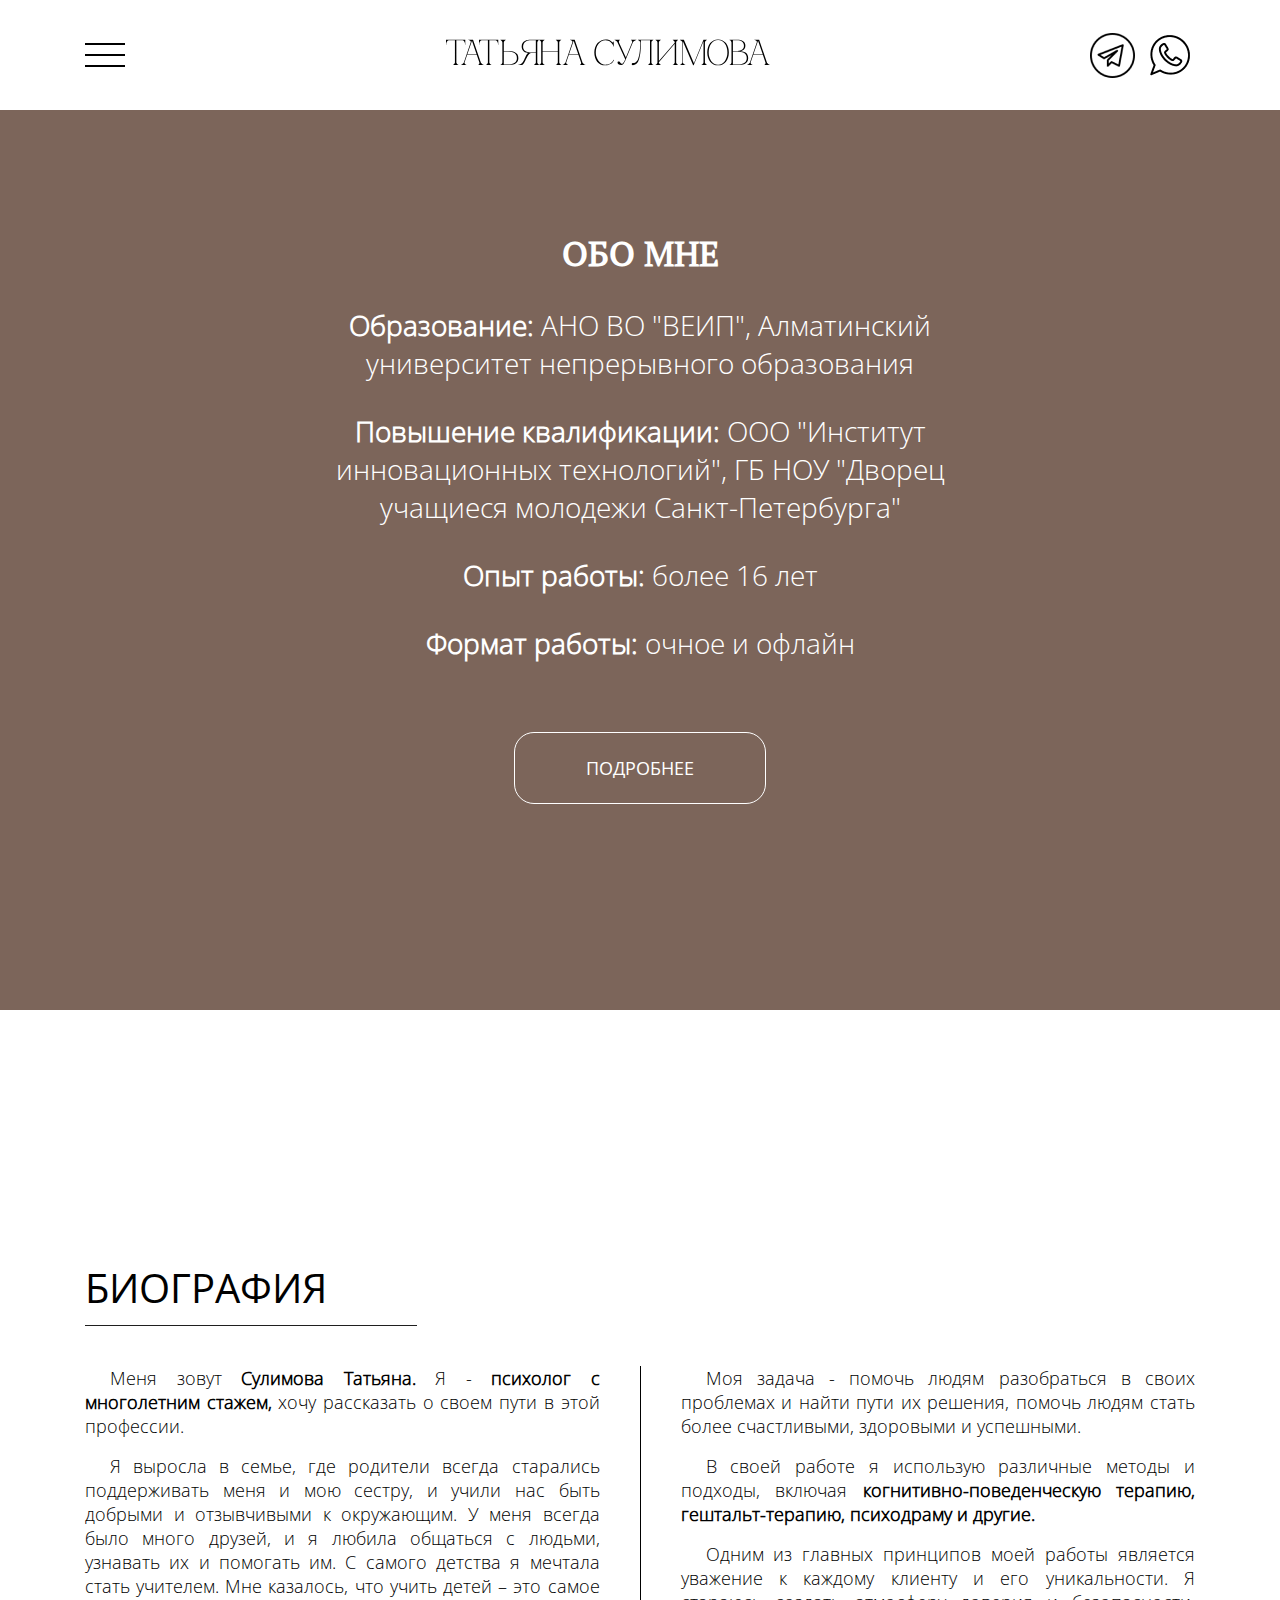
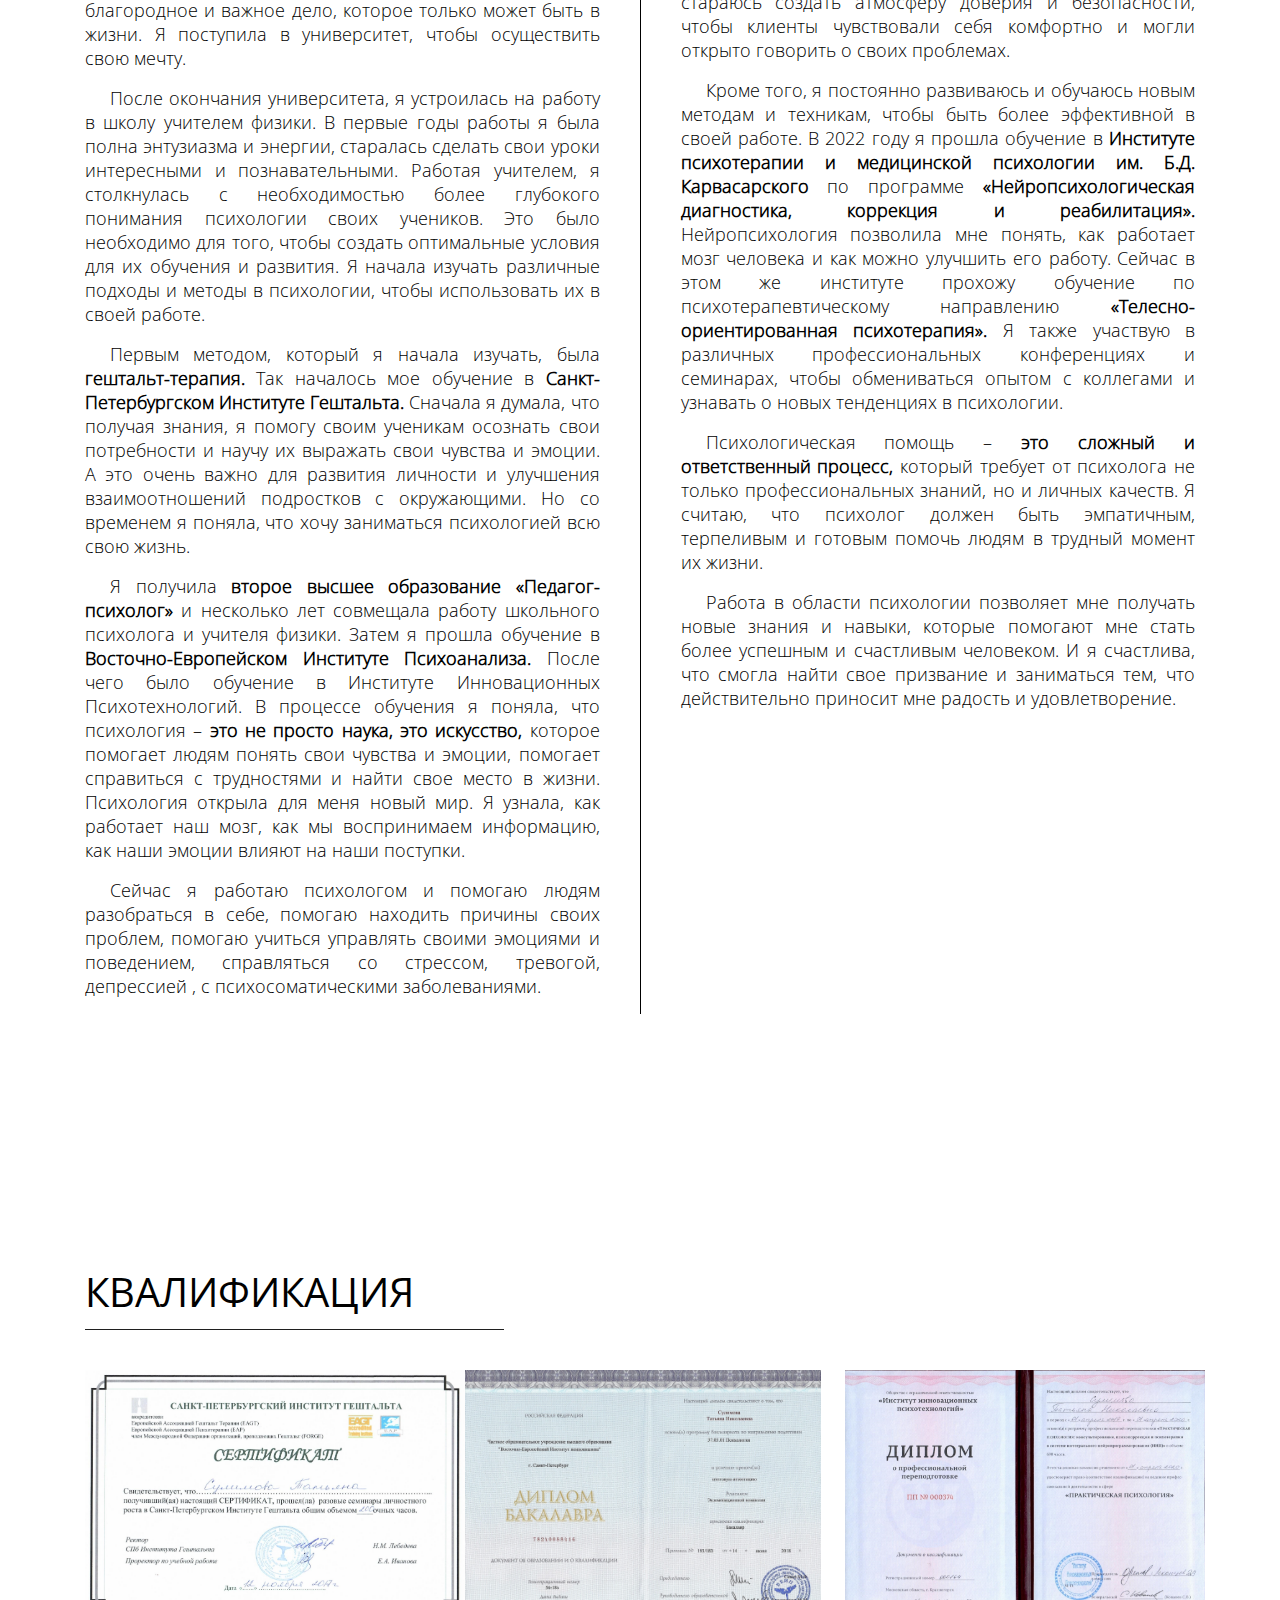
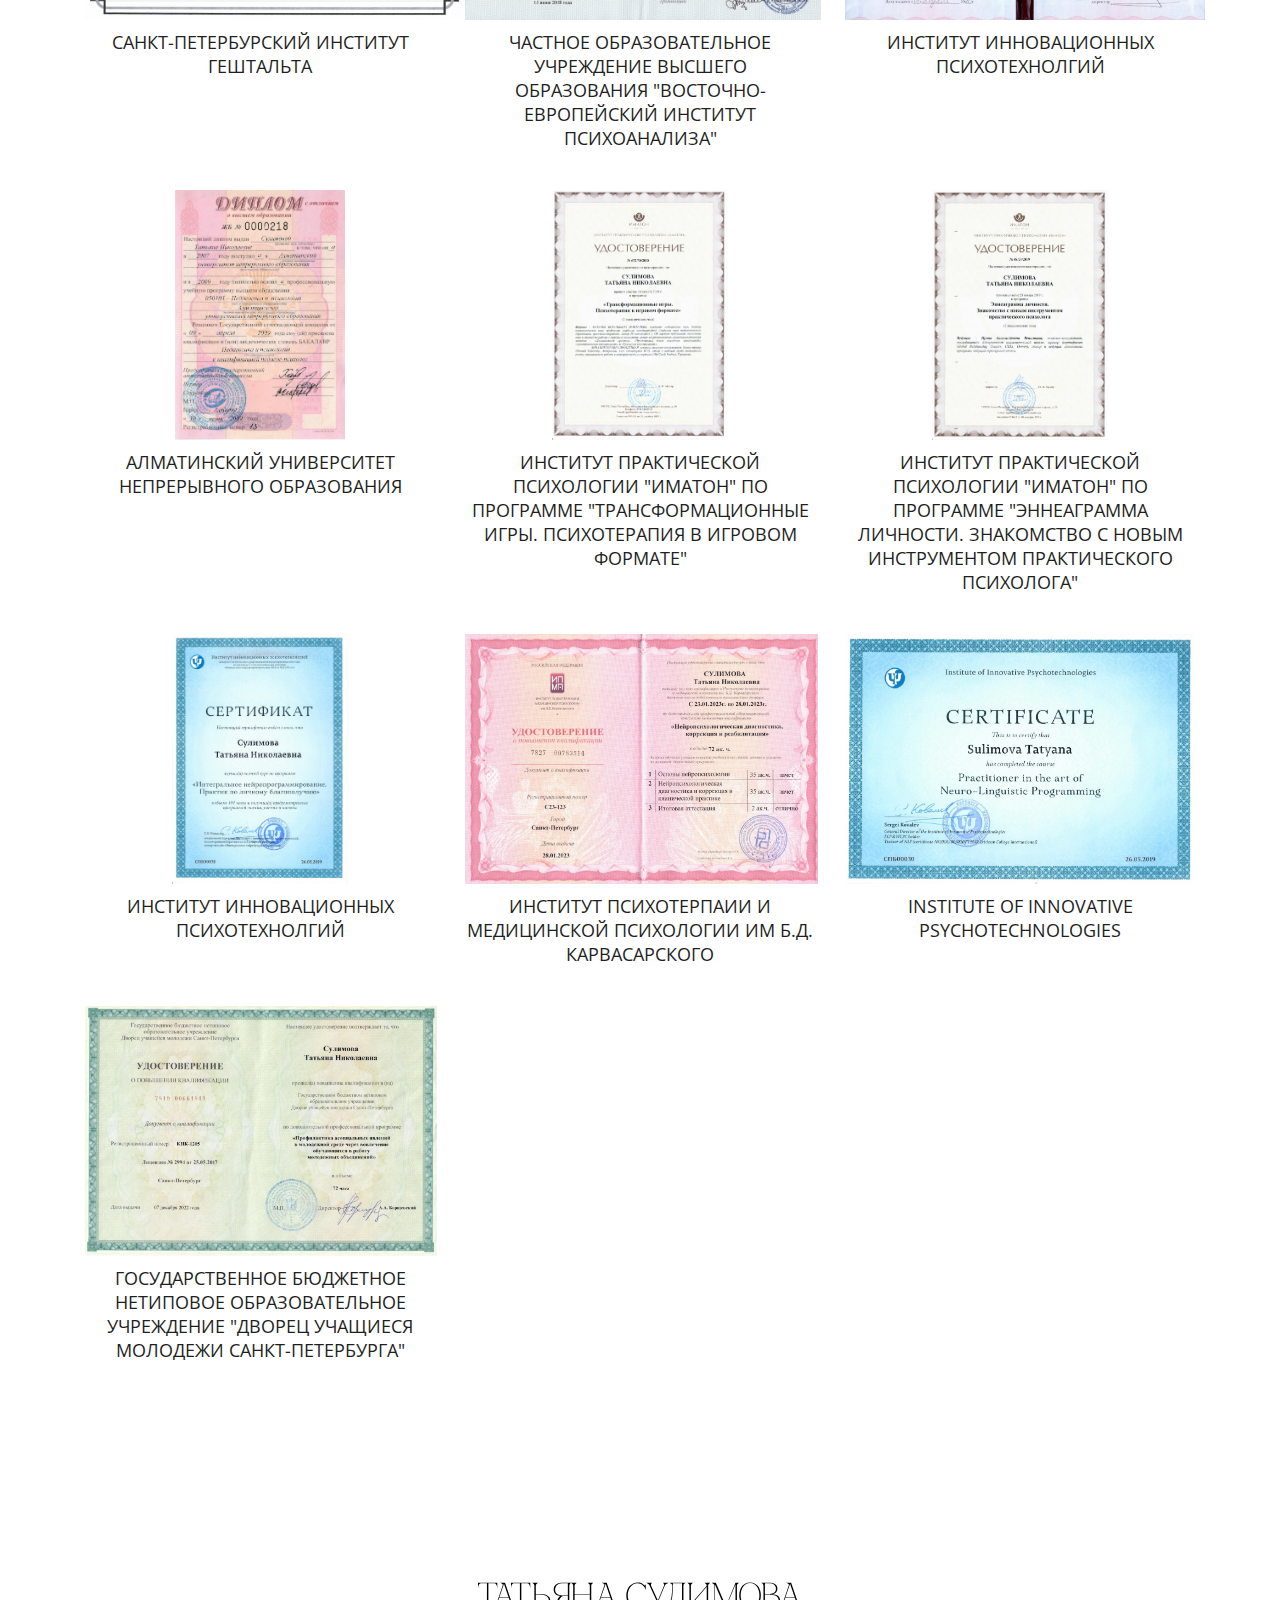
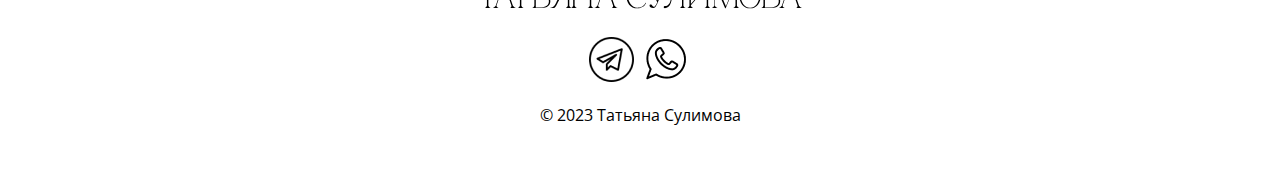
<file: pages/about.html>
<!DOCTYPE html>
<html lang="ru">
  <head>
    <meta charset="UTF-8" />
    <meta name="viewport" content="width=device-width, initial-scale=1.0" />
    <link rel="icon" href="../img/ico.png" type="image/x-icon" />
    <link rel="stylesheet" href="../css/fonts.css" />
    <link rel="stylesheet" href="../css/about.css" />
    <title>Обо мне</title>
  </head>
  <body>
    <header class="header">
      <div class="container">
        <div class="header-navigation">
          <div class="burger-menu">
            <span></span>
            <span></span>
            <span></span>
          </div>
          <nav class="burger-menu-nav">
            <a href="../index.html" class="logo logo-hidden">
              <img src="../img/logo.svg" alt="Татьяна Сулимова" />
            </a>
            <div class="main-burger-menu">
              <a href="../index.html">Главная</a>
              <a href="../pages/about.html">Обо мне</a>
              <a href="../pages/directionsMethods.html">Методы работы</a>
              <a href="../pages/blog.html">Мой блог</a>
              <a href="../pages/contact.html">Контакты</a>
            </div>
            <div class="social-networks networks-hidden">
              <a href="https://t.me/clear_psychology" class="social-tg"></a>
              <a href="https://wa.me/89819941681" class="soocial-watsapp"></a>
            </div>
          </nav>
          <a href="../index.html" class="logo">
            <img src="../img/logo.svg" alt="Татьяна Сулимова" />
          </a>
          <div class="social-networks">
            <a href="https://t.me/clear_psychology" class="social-tg"></a>
            <a href="https://wa.me/89819941681" class="soocial-watsapp"></a>
          </div>
        </div>
      </div>
    </header>

    <section class="main-screen">
      <div class="main-screen-left">
        <div class="container">
          <h1 class="about-title">ОБО МНЕ</h1>
          <div class="about-education">
            <span>Образование:</span> АНО ВО "ВЕИП", Алматинский университет
            непрерывного образования
          </div>
          <div class="about-qualification">
            <span>Повышение квалификации:</span> ООО "Институт инновационных
            технологий", ГБ НОУ "Дворец учащиеся молодежи Санкт-Петербурга"
          </div>
          <div class="about-work"><span>Опыт работы:</span> более 16 лет</div>
          <div class="about-format">
            <span>Формат работы:</span> очное и офлайн
          </div>
          <div class="main-sign">
            <div class="main-line-left">
              <img src="../img/Left-white.png" alt="left" />
            </div>
            <a href="#biography" class="main-screen-button">ПОДРОБНЕЕ</a>
            <div class="main-line-right">
              <img src="../img/Right-white.png" alt="right" />
            </div>
          </div>
        </div>
      </div>
      <div class="main-screen-right">
        <div class="main-screen-img">
          <img src="../img/about-main-screen.png" alt="photo-main-screen" />
        </div>
      </div>
    </section>

    <section class="biography" id="scrollDown">
      <div class="container">
        <div class="biography-title">БИОГРАФИЯ</div>
        <div class="biography-discription">
          <div class="biography-col-one">
            <p>
              Меня зовут <b>Сулимова Татьяна.</b> Я -
              <b>психолог с многолетним стажем,</b>
              хочу рассказать о своем пути в этой профессии.
            </p>
            <p>
              Я выросла в семье, где родители всегда старались поддерживать меня
              и мою сестру, и учили нас быть добрыми и отзывчивыми к окружающим.
              У меня всегда было много друзей, и я любила общаться с людьми,
              узнавать их и помогать им. С самого детства я мечтала стать
              учителем. Мне казалось, что учить детей – это самое благородное и
              важное дело, которое только может быть в жизни. Я поступила в
              университет, чтобы осуществить свою мечту.
            </p>
            <p>
              После окончания университета, я устроилась на работу в школу
              учителем физики. В первые годы работы я была полна энтузиазма и
              энергии, старалась сделать свои уроки интересными и
              познавательными. Работая учителем, я столкнулась с необходимостью
              более глубокого понимания психологии своих учеников. Это было
              необходимо для того, чтобы создать оптимальные условия для их
              обучения и развития. Я начала изучать различные подходы и методы в
              психологии, чтобы использовать их в своей работе.
            </p>
            <p>
              Первым методом, который я начала изучать, была
              <b>гештальт-терапия.</b> Так началось мое обучение в
              <b>Санкт-Петербургском Институте Гештальта.</b> Сначала я думала,
              что получая знания, я помогу своим ученикам осознать свои
              потребности и научу их выражать свои чувства и эмоции. А это очень
              важно для развития личности и улучшения взаимоотношений подростков
              с окружающими. Но со временем я поняла, что хочу заниматься
              психологией всю свою жизнь.
            </p>
            <p>
              Я получила <b>второе высшее образование «Педагог-психолог»</b> и
              несколько лет совмещала работу школьного психолога и учителя
              физики. Затем я прошла обучение в
              <b>Восточно-Европейском Институте Психоанализа.</b> После чего
              было обучение в Институте Инновационных Психотехнологий. В
              процессе обучения я поняла, что психология –
              <b>это не просто наука, это искусство,</b> которое помогает людям
              понять свои чувства и эмоции, помогает справиться с трудностями и
              найти свое место в жизни. Психология открыла для меня новый мир. Я
              узнала, как работает наш мозг, как мы воспринимаем информацию, как
              наши эмоции влияют на наши поступки.
            </p>
            <p>
              Сейчас я работаю психологом и помогаю людям разобраться в себе,
              помогаю находить причины своих проблем, помогаю учиться управлять
              своими эмоциями и поведением, справляться со стрессом, тревогой,
              депрессией , с психосоматическими заболеваниями.
            </p>
          </div>
          <div class="line"></div>
          <div class="biography-col-two">
            <p>
              Моя задача - помочь людям разобраться в своих проблемах и найти
              пути их решения, помочь людям стать более счастливыми, здоровыми и
              успешными.
            </p>
            <p>
              В своей работе я использую различные методы и подходы, включая
              <b>
                когнитивно-поведенческую терапию, гештальт-терапию, психодраму и
                другие.
              </b>
            </p>
            <p>
              Одним из главных принципов моей работы является уважение к каждому
              клиенту и его уникальности. Я стараюсь создать атмосферу доверия и
              безопасности, чтобы клиенты чувствовали себя комфортно и могли
              открыто говорить о своих проблемах.
            </p>
            <p>
              Кроме того, я постоянно развиваюсь и обучаюсь новым методам и
              техникам, чтобы быть более эффективной в своей работе. В 2022 году
              я прошла обучение в
              <b>
                Институте психотерапии и медицинской психологии им. Б.Д.
                Карвасарского
              </b>
              по программе
              <b>
                «Нейропсихологическая диагностика, коррекция и реабилитация».
              </b>
              Нейропсихология позволила мне понять, как работает мозг человека и
              как можно улучшить его работу. Сейчас в этом же институте прохожу
              обучение по психотерапевтическому направлению
              <b>«Телесно- ориентированная психотерапия».</b> Я также участвую в
              различных профессиональных конференциях и семинарах, чтобы
              обмениваться опытом с коллегами и узнавать о новых тенденциях в
              психологии.
            </p>
            <p>
              Психологическая помощь –
              <b>это сложный и ответственный процесс,</b>
              который требует от психолога не только профессиональных знаний, но
              и личных качеств. Я считаю, что психолог должен быть эмпатичным,
              терпеливым и готовым помочь людям в трудный момент их жизни.
            </p>
            <p>
              Работа в области психологии позволяет мне получать новые знания и
              навыки, которые помогают мне стать более успешным и счастливым
              человеком. И я счастлива, что смогла найти свое призвание и
              заниматься тем, что действительно приносит мне радость и
              удовлетворение.
            </p>
          </div>
        </div>
      </div>
    </section>

    <section class="certificates">
      <div class="container">
        <div class="certificates-title">квалификация</div>
        <div class="certificates-items">
          <div class="certificates-item">
            <div class="cetrtificates-img">
              <img
                src="../img/certificates/гештальтинститут.jpg"
                alt="гештальтинститут"
              />
            </div>
            <div class="certificates-text">
              Санкт-Петербурский институт гештальта
            </div>
          </div>
          <div class="certificates-item">
            <div class="cetrtificates-img">
              <img src="../img/certificates/диплом .jpg" alt="диплом" />
            </div>
            <div class="certificates-text">
              Частное образовательное учреждение высшего образования
              "Восточно-Европейский Институт психоанализа"
            </div>
          </div>
          <div class="certificates-item">
            <div class="cetrtificates-img">
              <img
                src="../img/certificates/диплом о профпереподготовкеИИП.jpg"
                alt="диплом о профпереподготовке ИИП"
              />
            </div>
            <div class="certificates-text">
              Институт инновационных психотехнолгий
            </div>
          </div>
          <div class="certificates-item">
            <div class="cetrtificates-img">
              <img
                src="../img/certificates/диплом психолога.jpg"
                alt="диплом психолога"
              />
            </div>
            <div class="certificates-text">
              Алматинский университет непрерывного образования
            </div>
          </div>
          <div class="certificates-item">
            <div class="cetrtificates-img">
              <img
                src="../img/certificates/иматон 2.jpg"
                alt="диплом психолога"
              />
            </div>
            <div class="certificates-text">
              Институт практической психологии "Иматон" по программе
              "Трансформационные игры. Психотерапия в игровом формате"
            </div>
          </div>
          <div class="certificates-item">
            <div class="cetrtificates-img">
              <img
                src="../img/certificates/иматон.jpg"
                alt="диплом психолога"
              />
            </div>
            <div class="certificates-text">
              Институт практической психологии "Иматон" по программе
              "Эннеаграмма личности. Знакомство с новым инструментом
              практического психолога"
            </div>
          </div>
          <div class="certificates-item">
            <div class="cetrtificates-img">
              <img
                src="../img/certificates/курсы ИИП.jpg"
                alt="диплом психолога"
              />
            </div>
            <div class="certificates-text">
              Институт инновационных психотехнолгий
            </div>
          </div>
          <div class="certificates-item">
            <div class="cetrtificates-img">
              <img
                src="../img/certificates/курсы по нейропсихологии.jpg"
                alt="курсы по нейропсихологии"
              />
            </div>
            <div class="certificates-text">
              Институт психотерпаии и медицинской психологии им Б.Д.
              Карвасарского
            </div>
          </div>
          <div class="certificates-item">
            <div class="cetrtificates-img">
              <img src="../img/certificates/НЛП.jpg" alt="нлп" />
            </div>
            <div class="certificates-text">
              Institute of Innovative Psychotechnologies
            </div>
          </div>
          <div class="certificates-item">
            <div class="cetrtificates-img">
              <img
                src="../img/certificates/повышение квалификации.jpg"
                alt="повышение квалификации"
              />
            </div>
            <div class="certificates-text">
              Государственное бюджетное нетиповое образовательное учреждение
              "Дворец учащиеся молодежи Санкт-Петербурга"
            </div>
          </div>
        </div>
      </div>
    </section>

    <footer class="footer">
      <div class="container">
        <a href="../index.html" class="footer logo">
          <img src="../img/logo.svg" alt="logo" />
        </a>
        <div class="footer-social-networks">
          <a href="https://t.me/clear_psychology" class="social-tg"></a>
          <a href="https://wa.me/89819941681" class="soocial-watsapp"></a>
        </div>
        <p class="footer-record">© 2023 Татьяна Сулимова</p>
      </div>
    </footer>
    <script src="../js/menu.js"></script>
    <script src="../js/scroll.js"></script>
    <script src="../js/ovrerflow.js"></script>
  </body>
</html>
</file>
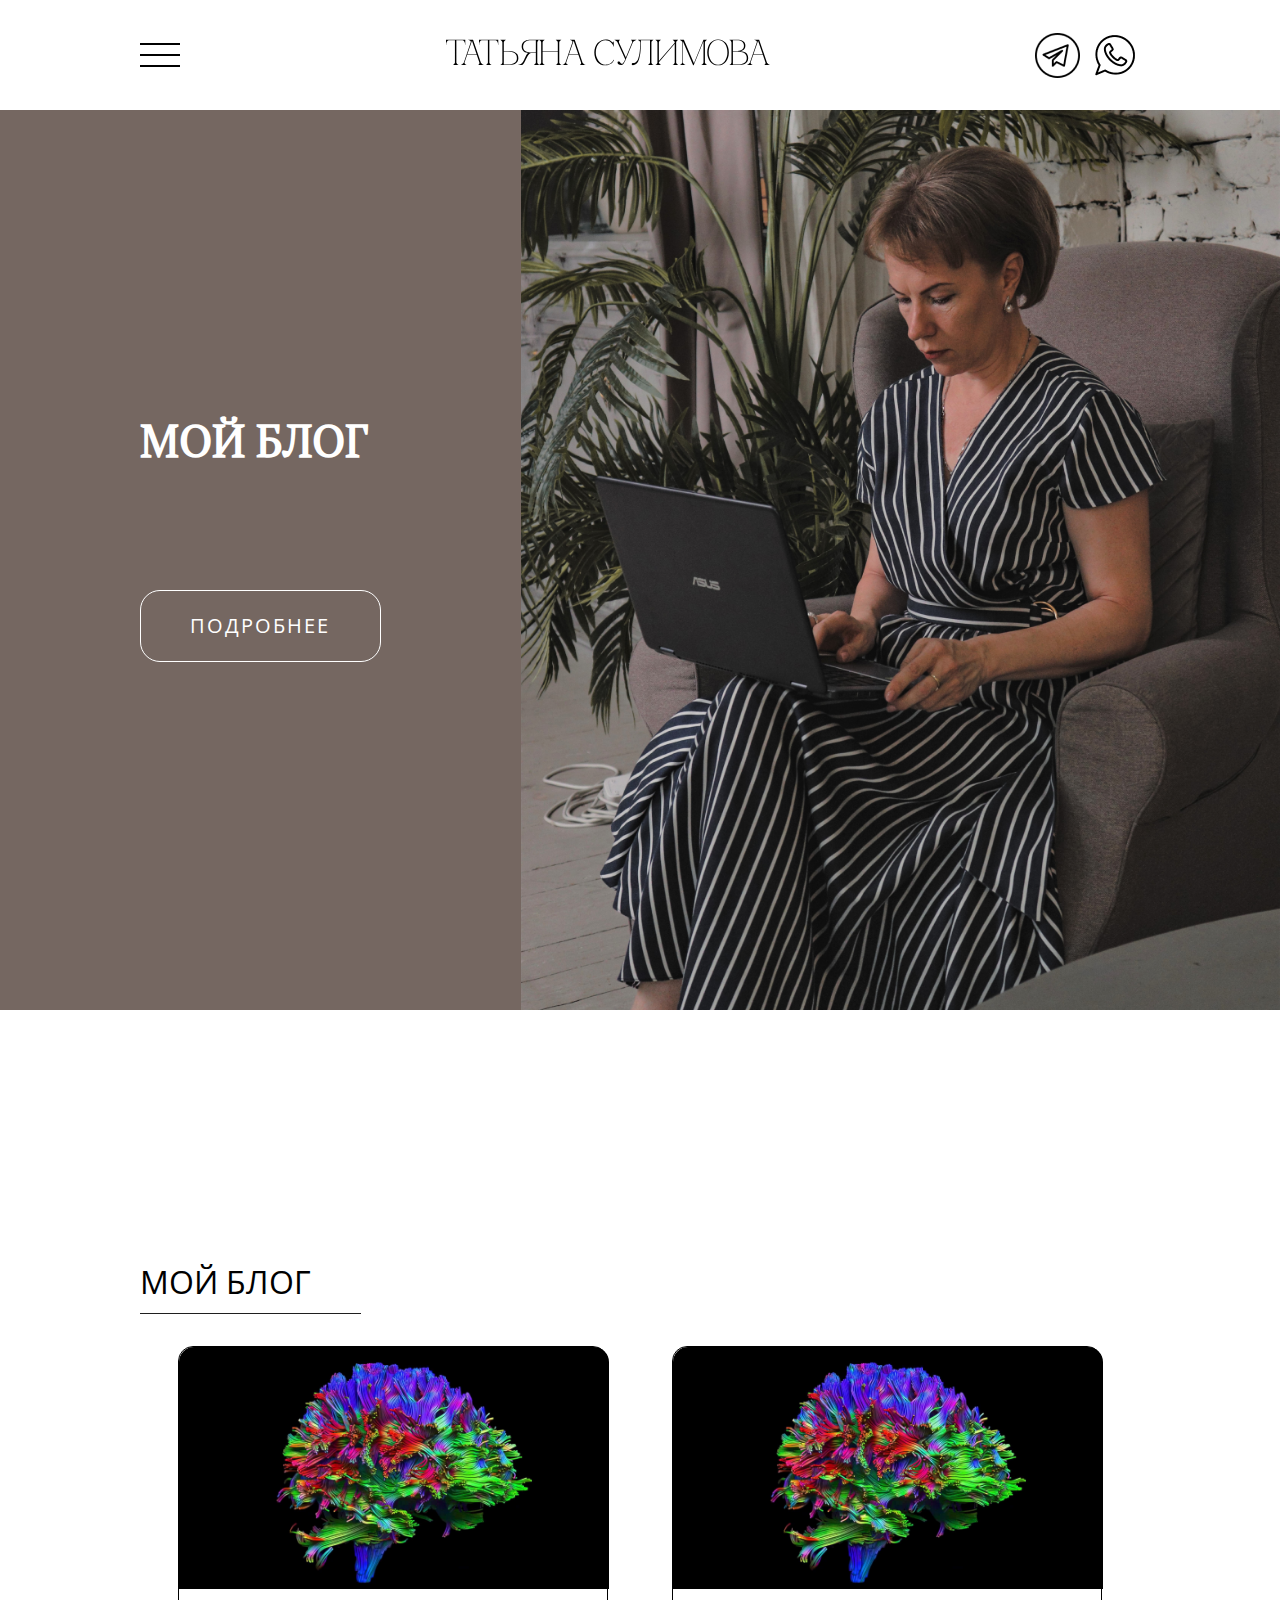
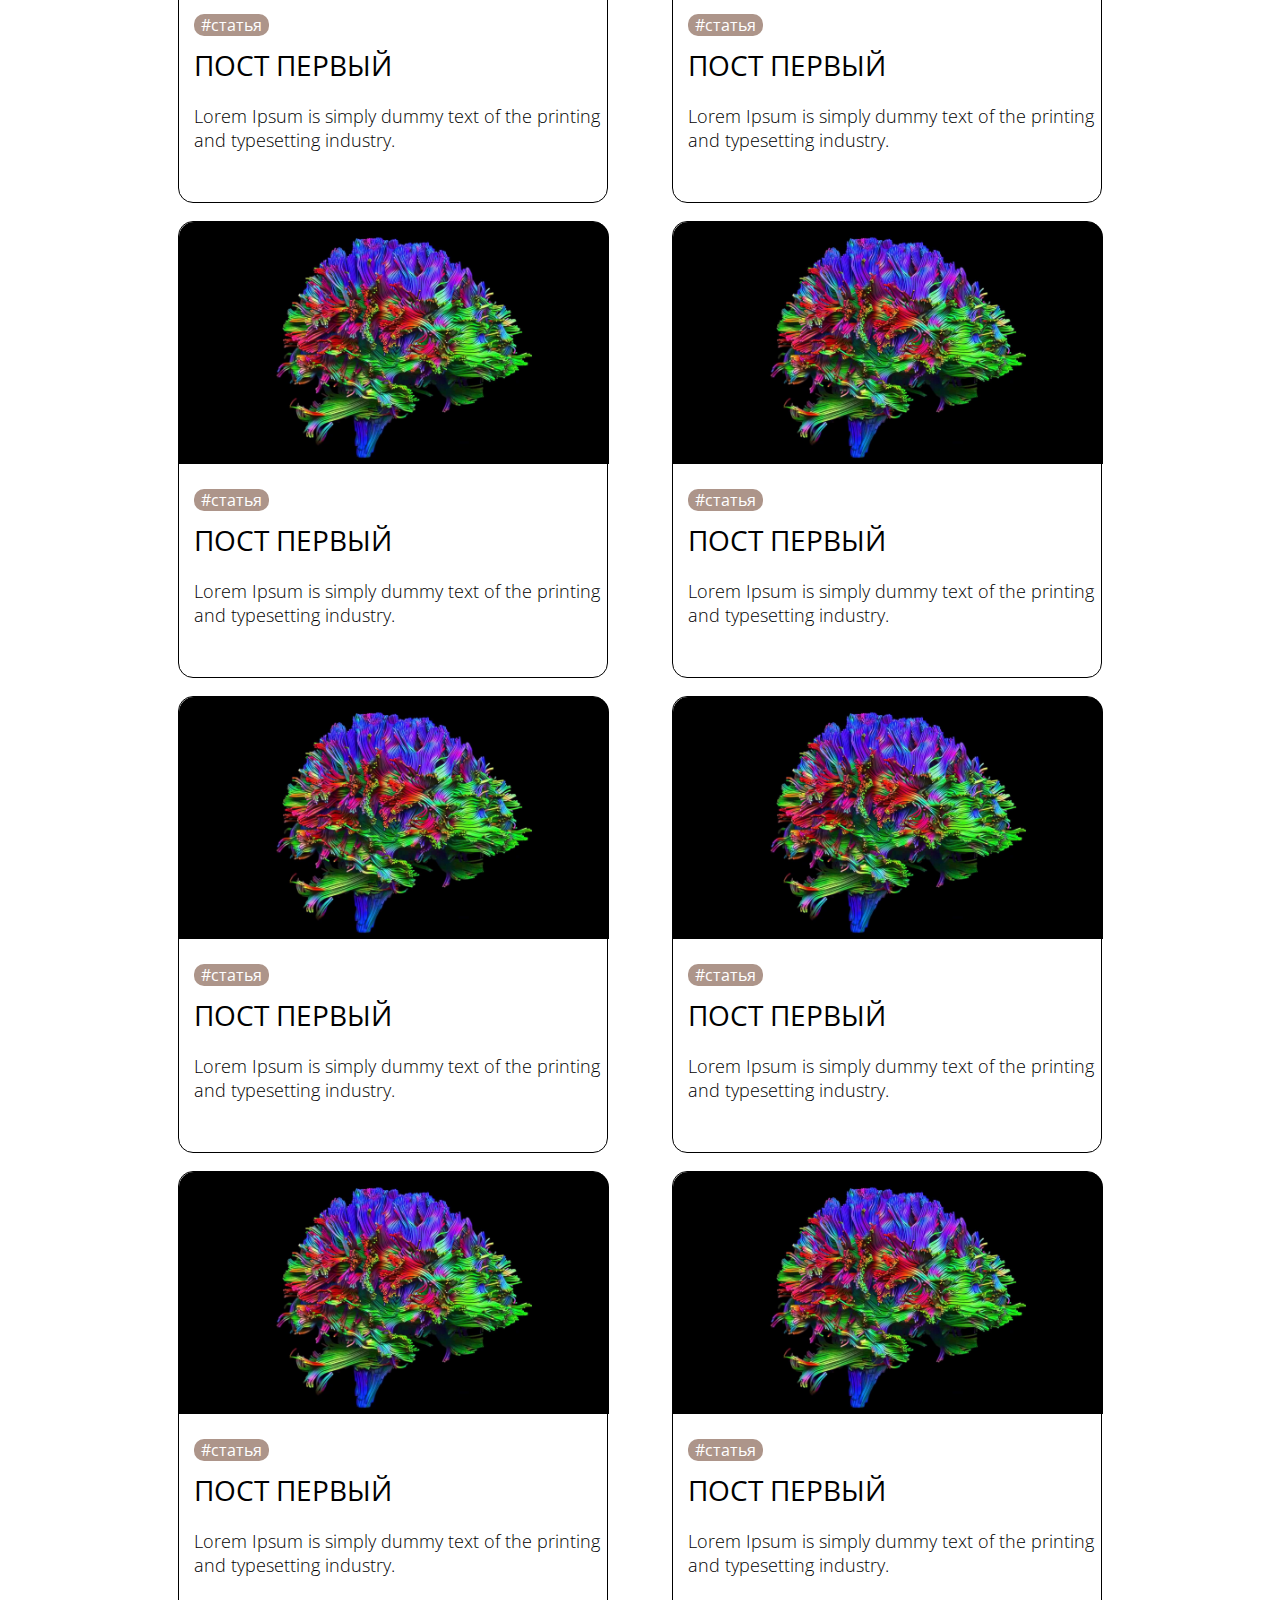
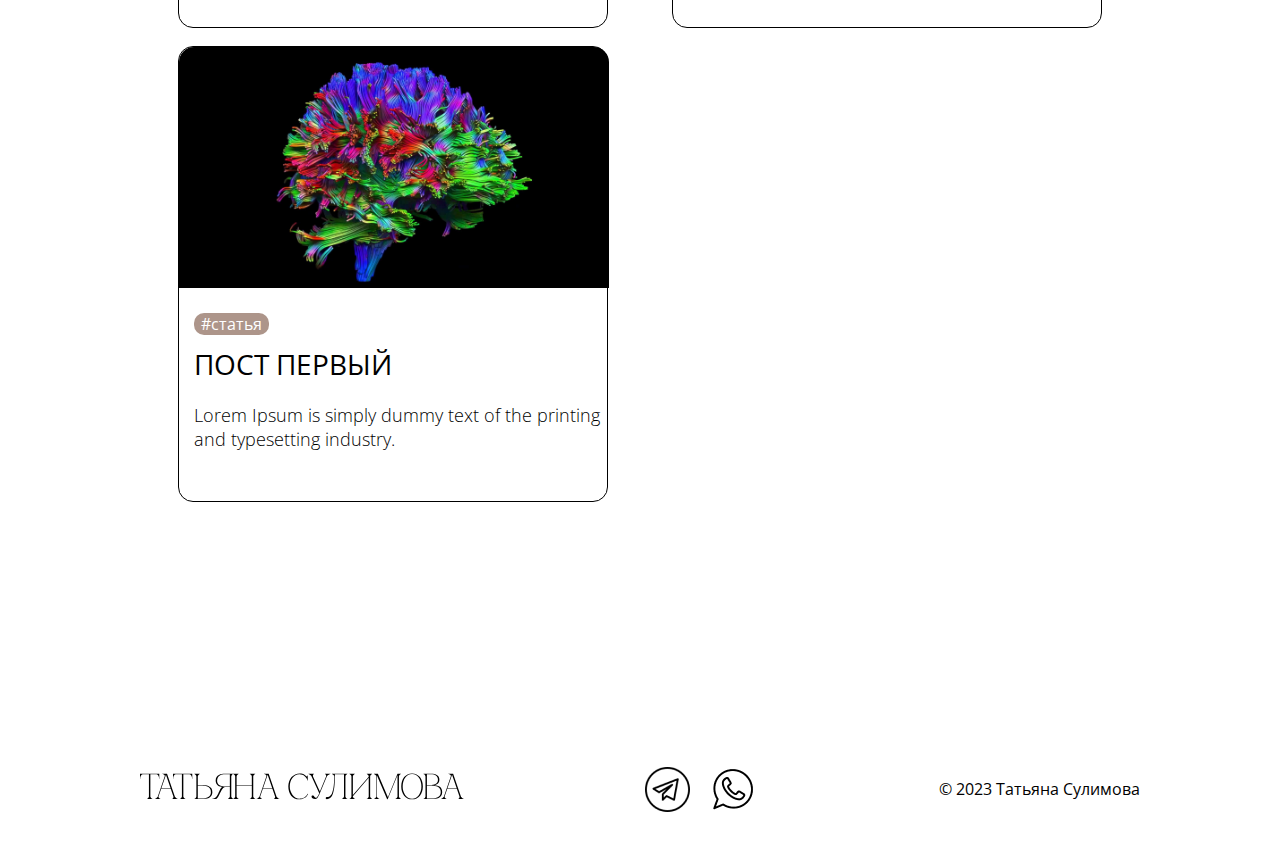
<file: pages/blog.html>
<!DOCTYPE html>
<html lang="en">
  <head>
    <meta charset="UTF-8" />
    <meta name="viewport" content="width=device-width, initial-scale=1.0" />
    <link rel="icon" href="../img/ico.png" type="image/x-icon" />
    <link rel="stylesheet" href="../css/blog.css" />
    <title>Блог</title>
  </head>
  <body>
    <header class="header">
      <div class="container">
        <div class="header-navigation">
          <div class="burger-menu">
            <span></span>
            <span></span>
            <span></span>
          </div>
          <nav class="burger-menu-nav">
            <a href="../index.html" class="logo logo-hidden">
              <img src="../img/logo.svg" alt="Татьяна Сулимова" />
            </a>
            <div class="main-burger-menu">
              <a href="../index.html">Главная</a>
              <a href="../pages/about.html">Обо мне</a>
              <a href="../pages/directionsMethods.html">Методы работы</a>
              <a href="../pages/blog.html">Мой блог</a>
              <a href="../pages/contact.html">Контакты</a>
            </div>
            <div class="social-networks networks-hidden">
              <a href="https://t.me/clear_psychology" class="social-tg"></a>
              <a href="https://wa.me/89819941681" class="soocial-watsapp"></a>
            </div>
          </nav>
          <a href="../index.html" class="logo">
            <img src="../img/logo.svg" alt="Татьяна Сулимова" />
          </a>
          <div class="social-networks">
            <a href="https://t.me/clear_psychology" class="social-tg"></a>
            <a href="https://wa.me/89819941681" class="soocial-watsapp"></a>
          </div>
        </div>
      </div>
    </header>

    <section class="main-screen">
      <div class="main-screen-left">
        <div class="container">
          <h1 class="blog-title">МОЙ БЛОГ</h1>
          <div class="main-sign">
            <div class="main-line-left">
              <img src="../img/Left-white.png" alt="left" />
            </div>
            <a href="#posts" class="main-screen-button">подробнее</a>
            <div class="main-line-right">
              <img src="../img/Right-white.png" alt="right" />
            </div>
          </div>
        </div>
      </div>
      <div class="main-screen-right">
        <div class="main-screen-img">
          <img src="../img/blog-main-screen.png" alt="img-main-screen" />
        </div>
      </div>
    </section>

    <section class="posts" id="scrollDown">
      <div class="container">
        <div class="posts-header">
          <div class="posts-title">МОЙ БЛОГ</div>
        </div>
        <div class="posts-items">
          <a href="post.html" class="posts-item">
            <div class="posts-item-img">
              <img src="../img/post-img.jpg" alt="post-img" />
            </div>
            <p class="blog-item-heshtag">#статья</p>
            <h3 class="posts-item-title">ПОСТ ПЕРВЫЙ</h3>
            <h4 class="posts-item-discription">
              Lorem Ipsum is simply dummy text of the printing and typesetting
              industry.
            </h4>
          </a>
          <a href="post.html" class="posts-item">
            <div class="posts-item-img">
              <img src="../img/post-img.jpg" alt="post-img" />
            </div>
            <p class="blog-item-heshtag">#статья</p>
            <h3 class="posts-item-title">ПОСТ ПЕРВЫЙ</h3>
            <h4 class="posts-item-discription">
              Lorem Ipsum is simply dummy text of the printing and typesetting
              industry.
            </h4>
          </a>
          <a href="post.html" class="posts-item">
            <div class="posts-item-img">
              <img src="../img/post-img.jpg" alt="post-img" />
            </div>
            <p class="blog-item-heshtag">#статья</p>
            <h3 class="posts-item-title">ПОСТ ПЕРВЫЙ</h3>
            <h4 class="posts-item-discription">
              Lorem Ipsum is simply dummy text of the printing and typesetting
              industry.
            </h4>
          </a>
          <a href="post.html" class="posts-item">
            <div class="posts-item-img">
              <img src="../img/post-img.jpg" alt="post-img" />
            </div>
            <p class="blog-item-heshtag">#статья</p>
            <h3 class="posts-item-title">ПОСТ ПЕРВЫЙ</h3>
            <h4 class="posts-item-discription">
              Lorem Ipsum is simply dummy text of the printing and typesetting
              industry.
            </h4>
          </a>
          <a href="post.html" class="posts-item">
            <div class="posts-item-img">
              <img src="../img/post-img.jpg" alt="post-img" />
            </div>
            <p class="blog-item-heshtag">#статья</p>
            <h3 class="posts-item-title">ПОСТ ПЕРВЫЙ</h3>
            <h4 class="posts-item-discription">
              Lorem Ipsum is simply dummy text of the printing and typesetting
              industry.
            </h4>
          </a>
          <a href="post.html" class="posts-item">
            <div class="posts-item-img">
              <img src="../img/post-img.jpg" alt="post-img" />
            </div>
            <p class="blog-item-heshtag">#статья</p>
            <h3 class="posts-item-title">ПОСТ ПЕРВЫЙ</h3>
            <h4 class="posts-item-discription">
              Lorem Ipsum is simply dummy text of the printing and typesetting
              industry.
            </h4>
          </a>
          <a href="post.html" class="posts-item">
            <div class="posts-item-img">
              <img src="../img/post-img.jpg" alt="post-img" />
            </div>
            <p class="blog-item-heshtag">#статья</p>
            <h3 class="posts-item-title">ПОСТ ПЕРВЫЙ</h3>
            <h4 class="posts-item-discription">
              Lorem Ipsum is simply dummy text of the printing and typesetting
              industry.
            </h4>
          </a>
          <a href="post.html" class="posts-item">
            <div class="posts-item-img">
              <img src="../img/post-img.jpg" alt="post-img" />
            </div>
            <p class="blog-item-heshtag">#статья</p>
            <h3 class="posts-item-title">ПОСТ ПЕРВЫЙ</h3>
            <h4 class="posts-item-discription">
              Lorem Ipsum is simply dummy text of the printing and typesetting
              industry.
            </h4>
          </a>
          <a href="post.html" class="posts-item">
            <div class="posts-item-img">
              <img src="../img/post-img.jpg" alt="post-img" />
            </div>
            <p class="blog-item-heshtag">#статья</p>
            <h3 class="posts-item-title">ПОСТ ПЕРВЫЙ</h3>
            <h4 class="posts-item-discription">
              Lorem Ipsum is simply dummy text of the printing and typesetting
              industry.
            </h4>
          </a>
        </div>
      </div>
    </section>

    <footer class="footer">
      <div class="container">
        <a href="../index.html" class="footer logo">
          <img src="../img/logo.svg" alt="logo" />
        </a>
        <div class="footer-social-networks">
          <a href="https://t.me/clear_psychology" class="social-tg"></a>
          <a href="https://wa.me/89819941681" class="soocial-watsapp"></a>
        </div>
        <p class="footer-record">© 2023 Татьяна Сулимова</p>
      </div>
    </footer>
    <script src="../js/scroll.js"></script>
    <script src="../js/menu.js"></script>
    <script src="../js/ovrerflow.js"></script>
  </body>
</html>
</file>
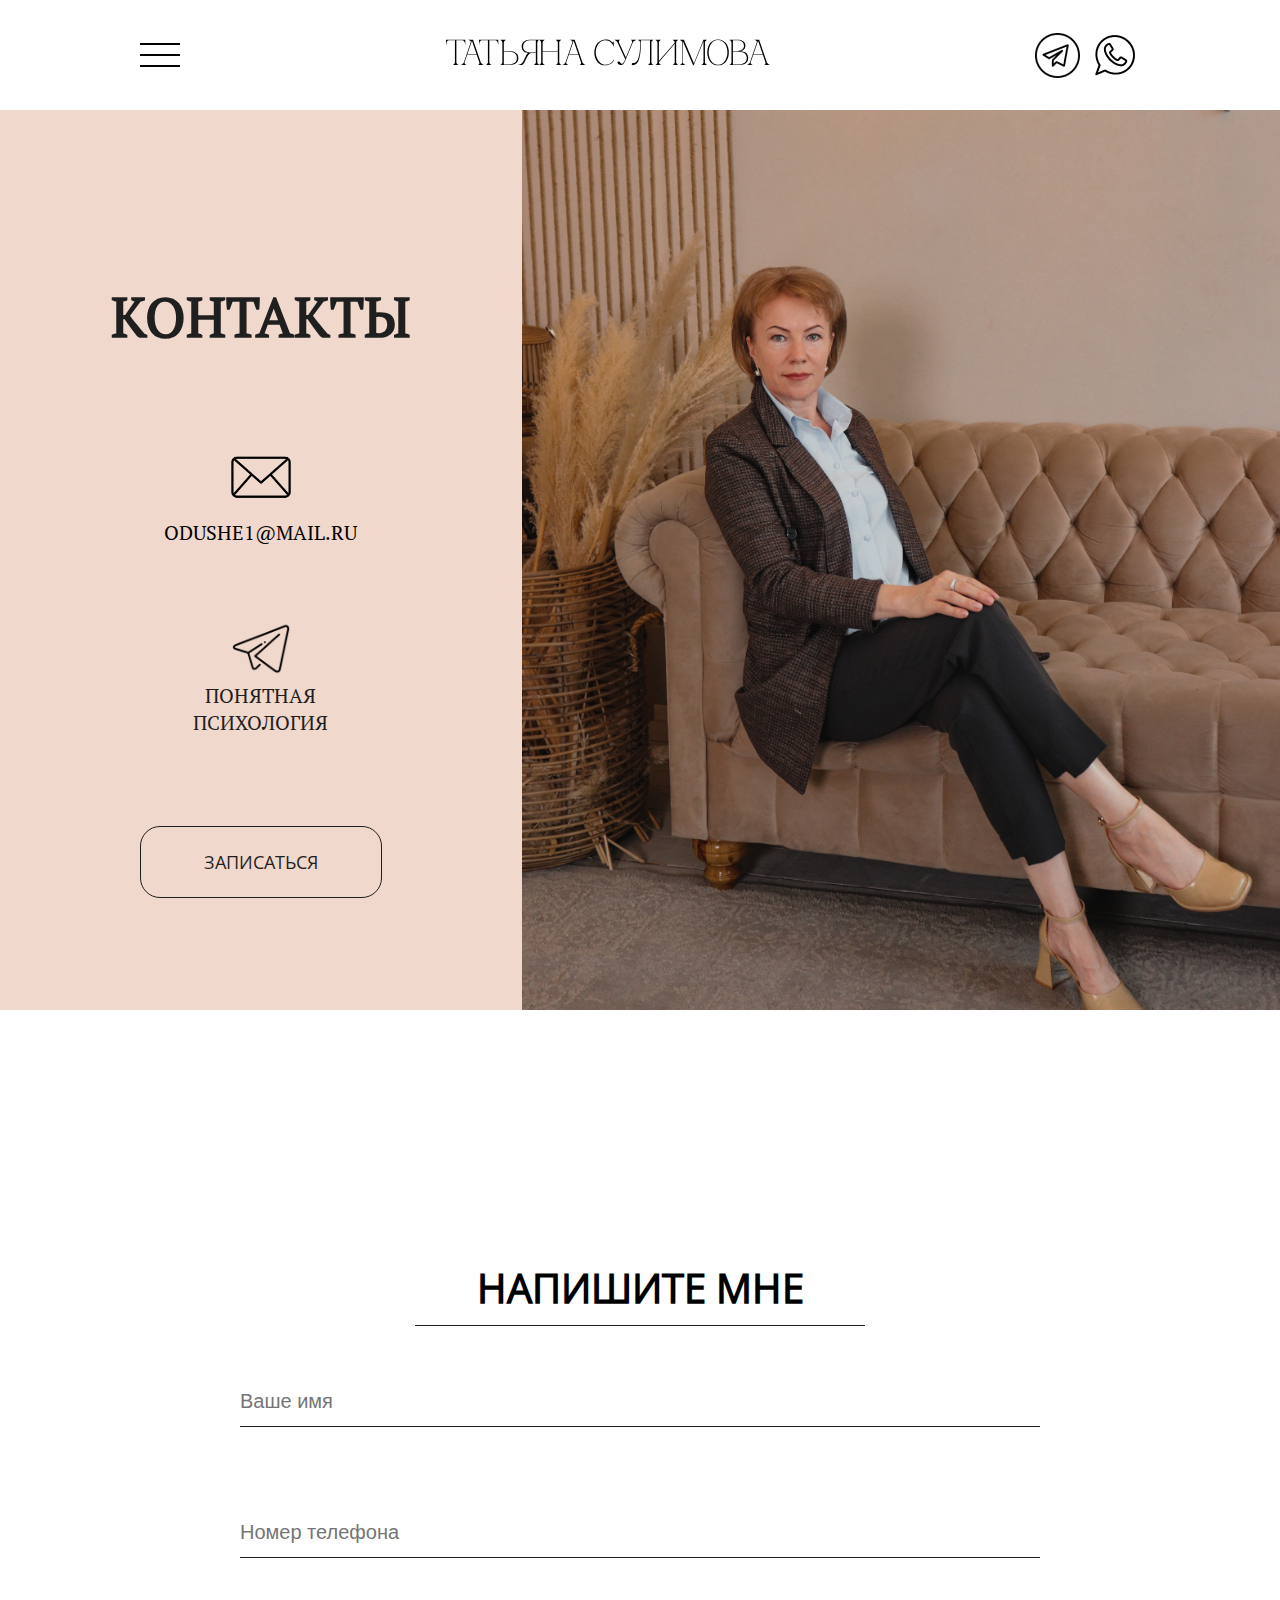
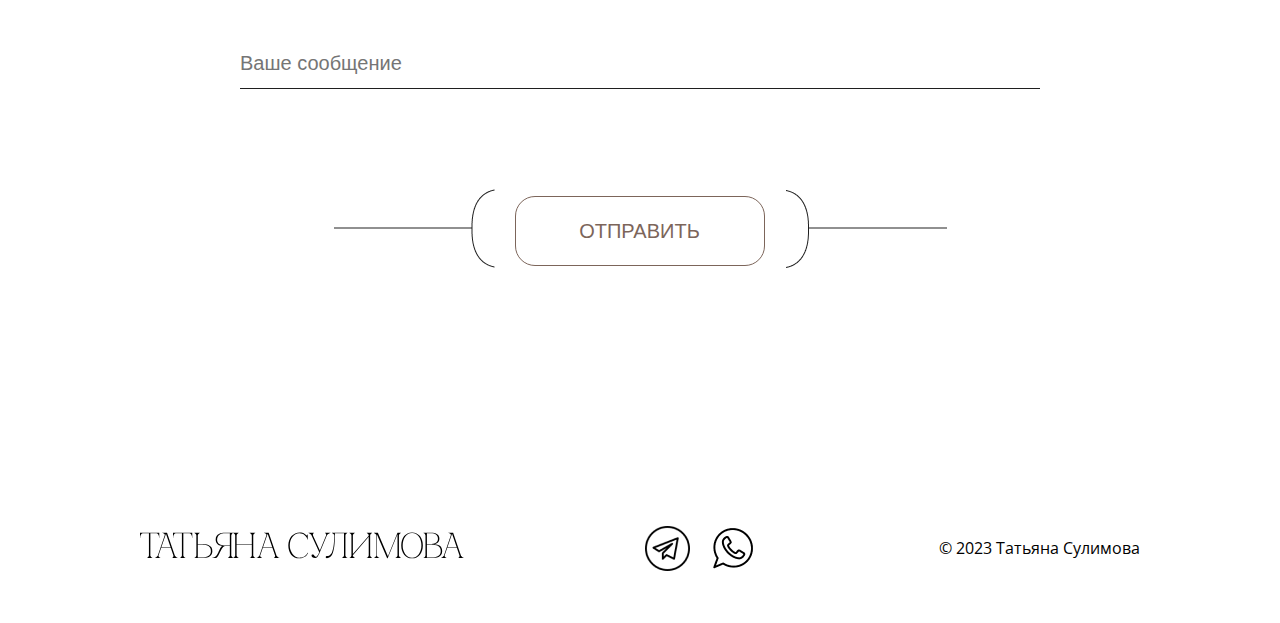
<file: pages/contact.html>
<!DOCTYPE html>
<html lang="en">
  <head>
    <meta charset="UTF-8" />
    <meta name="viewport" content="width=device-width, initial-scale=1.0" />
    <link rel="icon" href="../img/ico.png" type="image/x-icon" />
    <link rel="stylesheet" href="../css/contacts.css" />
    <title>Контакты</title>
  </head>
  <body>
    <header class="header">
      <div class="container">
        <div class="header-navigation">
          <div class="burger-menu">
            <span></span>
            <span></span>
            <span></span>
          </div>
          <nav class="burger-menu-nav">
            <a href="../index.html" class="logo logo-hidden">
              <img src="../img/logo.svg" alt="Татьяна Сулимова" />
            </a>
            <div class="main-burger-menu">
              <a href="../index.html">Главная</a>
              <a href="../pages/about.html">Обо мне</a>
              <a href="../pages/directionsMethods.html">Методы работы</a>
              <a href="../pages/blog.html">Мой блог</a>
              <a href="../pages/contact.html">Контакты</a>
            </div>
            <div class="social-networks networks-hidden">
              <a href="https://t.me/clear_psychology" class="social-tg"></a>
              <a href="https://wa.me/89819941681" class="soocial-watsapp"></a>
            </div>
          </nav>
          <a href="../index.html" class="logo">
            <img src="../img/logo.svg" alt="Татьяна Сулимова" />
          </a>
          <div class="social-networks">
            <a href="https://t.me/clear_psychology" class="social-tg"></a>
            <a href="https://wa.me/89819941681" class="soocial-watsapp"></a>
          </div>
        </div>
      </div>
    </header>

    <section class="main-screen">
      <div class="main-screen-left">
        <div class="container">
          <h1 class="contacts-title">КОНТАКТЫ</h1>
          <div class="main-screen-exposure">
            <div class="contact-email">
              <div class="contact-email-img">
                <img src="../img/email.png" alt="email" />
              </div>
              <div class="contact-email-addres">odushe1@mail.ru</div>
            </div>
            <a href="https://t.me/clear_psychology" class="contact-tg">
              <div class="contact-tg-img">
                <img src="../img/paper.png" alt="tg" />
              </div>
              <div class="contact-tg-link">ПОНЯТНАЯ ПСИХОЛОГИЯ</div>
            </a>
          </div>
          <div class="main-sign">
            <div class="main-line-left">
              <img src="../img/left-black.png" alt="left" />
            </div>
            <a href="#contacts" class="main-screen-button">записаться</a>
            <div class="main-line-right">
              <img src="../img/right-black.png" alt="right" />
            </div>
          </div>
        </div>
      </div>
      <div class="main-screen-right">
        <div class="main-screen-img">
          <img src="../img/img-contacts.png" alt="img-main-screen" />
        </div>
      </div>
    </section>

    <section class="contacts" id="scrollDown">
      <div class="container">
        <h2 class="write-title">НАПИШИТЕ МНЕ</h2>
        <div class="contacts-form">
          <div class="contacts-input">
            <input
              type="text"
              name="name"
              class="input-name"
              placeholder="Ваше имя"
            />
            <input
              type="text"
              name="phone"
              class="input-phone"
              placeholder="Номер телефона"
            />
            <input
              type="text"
              name="message"
              class="input-message"
              placeholder="Ваше сообщение"
            />
          </div>
          <div class="contact-sending">
            <div class="contact-line-left">
              <img src="../img/left-black.png" alt="left" />
            </div>
            <input type="button" class="contact-button" value="ОТПРАВИТЬ" />
            <div class="contact-line-right">
              <img src="../img/right-black.png" alt="right" />
            </div>
          </div>
        </div>
      </div>
    </section>

    <footer class="footer">
      <div class="container">
        <a href="../index.html" class="footer logo">
          <img src="../img/logo.svg" alt="logo" />
        </a>
        <div class="footer-social-networks">
          <a href="https://t.me/clear_psychology" class="social-tg"></a>
          <a href="https://wa.me/89819941681" class="soocial-watsapp"></a>
        </div>
        <p class="footer-record">© 2023 Татьяна Сулимова</p>
      </div>
    </footer>
    <script src="../js/scroll.js"></script>
    <script src="../js/menu.js"></script>
    <script src="../js/ovrerflow.js"></script>
  </body>
</html>
</file>
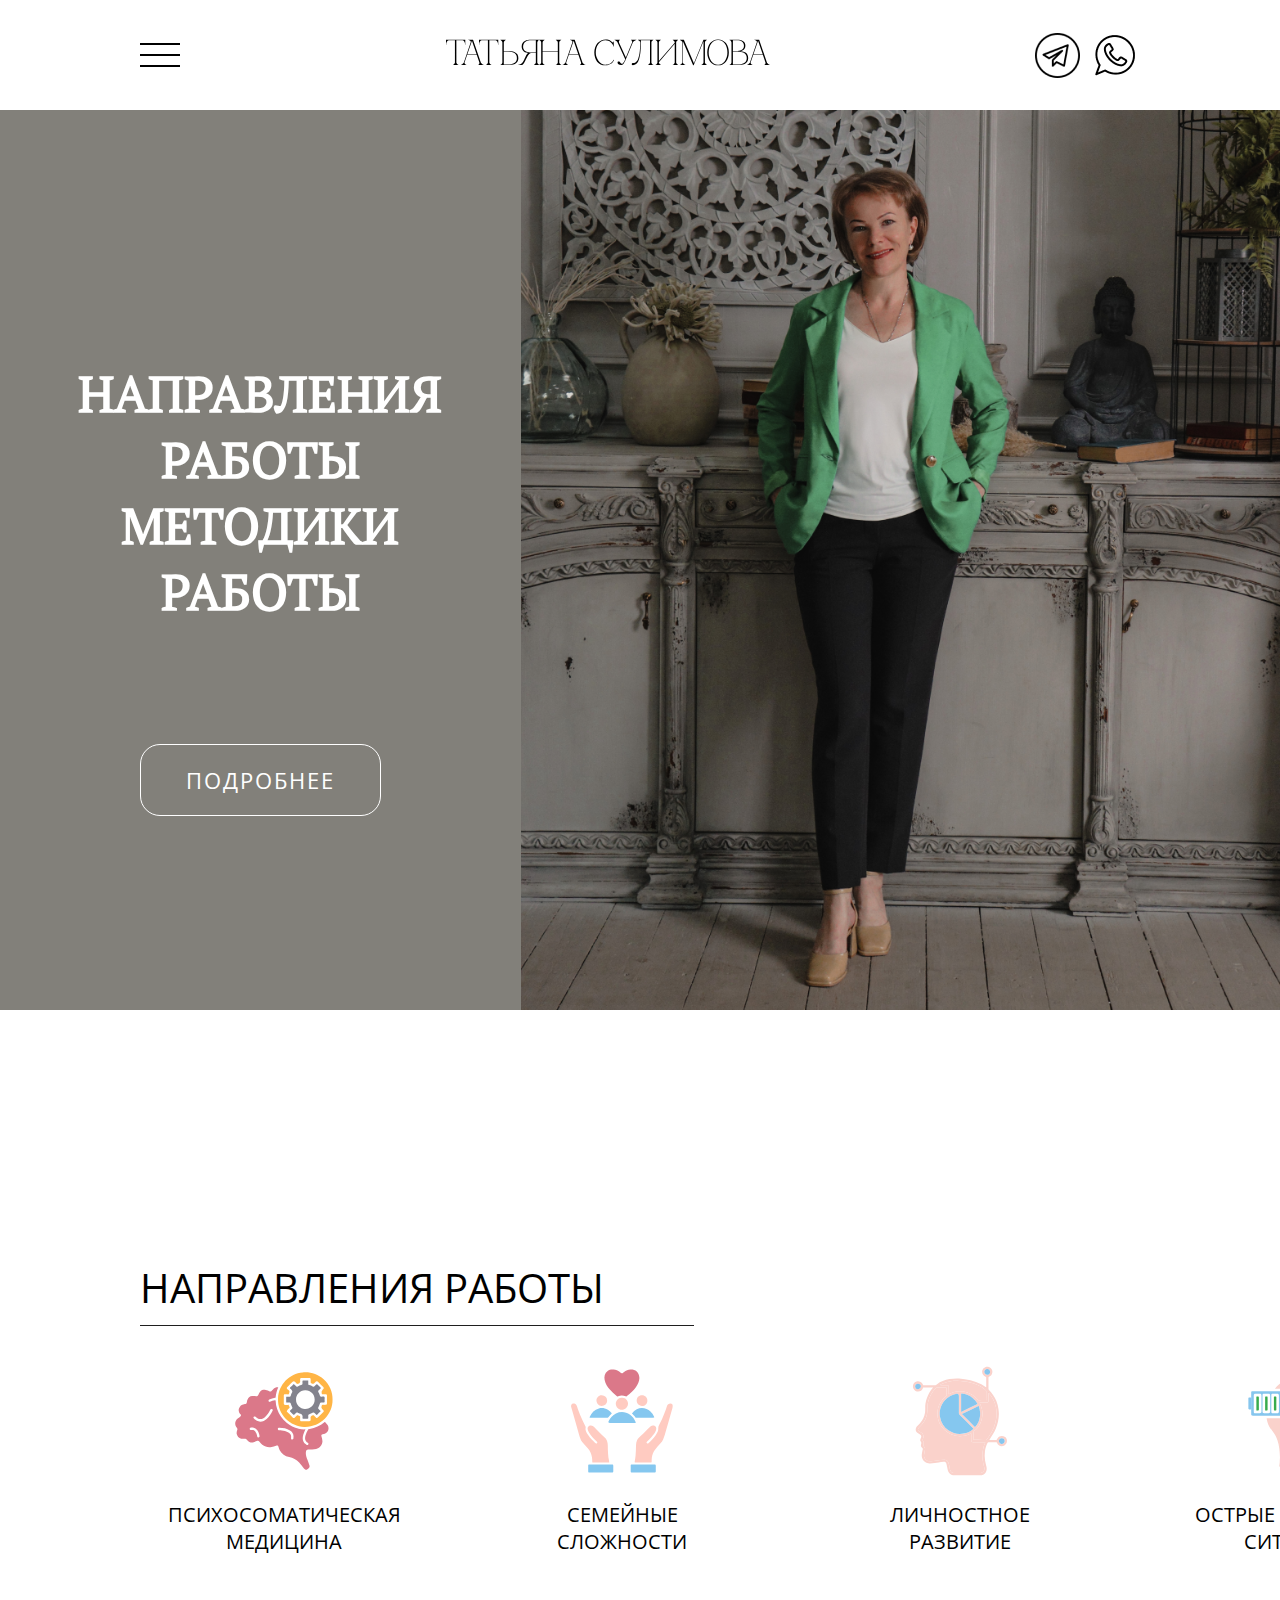
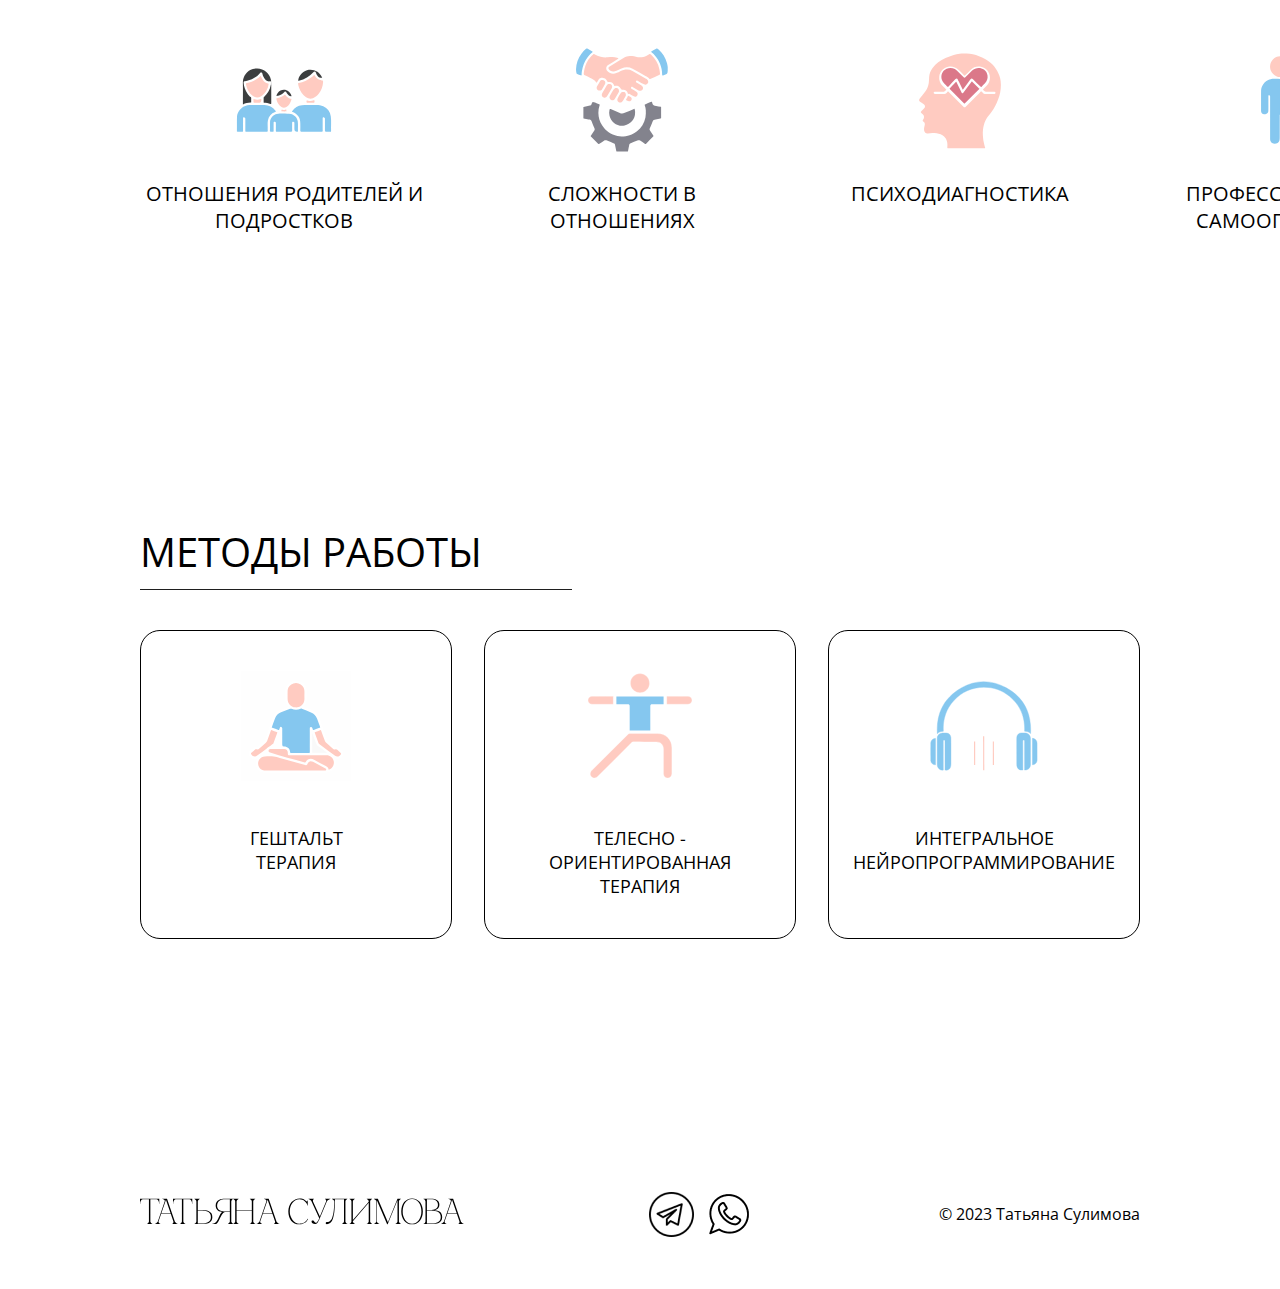
<file: pages/directionsMethods.html>
<!DOCTYPE html>
<html lang="en">
  <head>
    <meta charset="UTF-8" />
    <meta name="viewport" content="width=device-width, initial-scale=1.0" />
    <link rel="icon" href="../img/ico.png" type="image/x-icon" />
    <link rel="stylesheet" href="../css/methods.css" />
    <title>Направления и методы работы</title>
  </head>
  <body>
    <header class="header">
      <div class="container">
        <div class="header-navigation">
          <div class="burger-menu">
            <span></span>
            <span></span>
            <span></span>
          </div>
          <nav class="burger-menu-nav">
            <a href="../index.html" class="logo logo-hidden">
              <img src="../img/logo.svg" alt="Татьяна Сулимова" />
            </a>
            <div class="main-burger-menu">
              <a href="../index.html">Главная</a>
              <a href="../pages/about.html">Обо мне</a>
              <a href="../pages/directionsMethods.html">Методы работы</a>
              <a href="../pages/blog.html">Мой блог</a>
              <a href="../pages/contact.html">Контакты</a>
            </div>
            <div class="social-networks networks-hidden">
              <a href="https://t.me/clear_psychology" class="social-tg"></a>
              <a href="https://wa.me/89819941681" class="soocial-watsapp"></a>
            </div>
          </nav>
          <a href="../index.html" class="logo">
            <img src="../img/logo.svg" alt="Татьяна Сулимова" />
          </a>
          <div class="social-networks">
            <a href="https://t.me/clear_psychology" class="social-tg"></a>
            <a href="https://wa.me/89819941681" class="soocial-watsapp"></a>
          </div>
        </div>
      </div>
    </header>

    <section class="main-screen">
      <div class="main-screen-left">
        <div class="container">
          <div class="work-title">
            <h1 class="directions-title">НАПРАВЛЕНИЯ РАБОТЫ</h1>
            <h1 class="methods-title">МЕТОДИКИ РАБОТЫ</h1>
          </div>
          <div class="main-sign">
            <div class="main-line-left">
              <img src="../img/Left-white.png" alt="left" />
            </div>
            <a href="#work" class="main-screen-button">подробнее</a>
            <div class="main-line-right">
              <img src="../img/Right-white.png" alt="right" />
            </div>
          </div>
        </div>
      </div>
      <div class="main-screen-right">
        <div class="main-screen-img">
          <img src="../img/img-methods.png" alt="photo-main-screen" />
        </div>
      </div>
    </section>

    <section class="work" id="scrollDown">
      <div class="container">
        <h2 class="title-work">НАПРАВЛЕНИЯ РАБОТЫ</h2>
        <div class="work-items">
          <div class="work-item">
            <div class="work-item-img">
              <img src="../img/icons/psychology.svg" alt="item1" />
            </div>
            <div class="work-item-text">ПСИХОСОМАТИЧЕСКАЯ МЕДИЦИНА</div>
          </div>
          <div class="work-item">
            <div class="work-item-img">
              <img src="../img/icons/social-services.svg" alt="item2" />
            </div>
            <div class="work-item-text difficulties">СЕМЕЙНЫЕ СЛОЖНОСТИ</div>
          </div>
          <div class="work-item">
            <div class="work-item-img">
              <img src="../img/icons/analytical-thinking.svg" alt="item3" />
            </div>
            <div class="work-item-text growth">ЛИЧНОСТНОЕ РАЗВИТИЕ</div>
          </div>
          <div class="work-item">
            <div class="work-item-img">
              <img src="../img/icons/energy.svg" alt="item4" />
            </div>
            <div class="work-item-text">ОСТРЫЕ КРИЗИСНЫЕ СИТУАЦИИ</div>
          </div>
          <div class="work-item">
            <div class="work-item-img">
              <img src="../img/icons/family.svg" alt="item5" />
            </div>
            <div class="work-item-text">ОТНОШЕНИЯ РОДИТЕЛЕЙ И ПОДРОСТКОВ</div>
          </div>
          <div class="work-item">
            <div class="work-item-img">
              <img src="../img/icons/relationship.svg" alt="item6" />
            </div>
            <div class="work-item-text">СЛОЖНОСТИ В ОТНОШЕНИЯХ</div>
          </div>
          <div class="work-item">
            <div class="work-item-img">
              <img src="../img/icons/mental-health.svg" alt="item7" />
            </div>
            <div class="work-item-text">ПСИХОДИАГНОСТИКА</div>
          </div>
          <div class="work-item">
            <div class="work-item-img">
              <img src="../img/icons/portfolio.svg" alt="item8" />
            </div>
            <div class="work-item-text">ПРОФЕССИОНАЛЬНОЕ САМООПРЕДЕЛЕНИЕ</div>
          </div>
        </div>
      </div>
    </section>

    <section class="methods">
      <div class="container">
        <h2 class="title-methods">МЕТОДЫ РАБОТЫ</h2>
        <div class="methods-items">
          <div class="methods-item">
            <div class="methods-item-img">
              <img src="../img/icons/meditation.svg" alt="item1" />
            </div>
            <div class="methods-item-name geshtalt">ГЕШТАЛЬТ ТЕРАПИЯ</div>
          </div>
          <div class="methods-item">
            <div class="methods-item-img">
              <img src="../img/icons/exercise2.svg" alt="item2" />
            </div>
            <div class="methods-item-name terapy">
              ТЕЛЕСНО - ОРИЕНТИРОВАННАЯ ТЕРАПИЯ
            </div>
          </div>
          <div class="methods-item">
            <div class="methods-item-img">
              <img src="../img/icons/headphones.svg" alt="item3" />
            </div>
            <div class="methods-item-name programming">
              ИНТЕГРАЛЬНОЕ НЕЙРОПРОГРАММИРОВАНИЕ
            </div>
          </div>
        </div>
      </div>
    </section>

    <footer class="footer">
      <div class="container">
        <div class="footer logo">
          <img src="../img/logo.svg" alt="logo" />
        </div>
        <div class="footer-social-networks">
          <a href="https://t.me/clear_psychology" class="social-tg"></a>
          <a href="https://wa.me/89819941681" class="soocial-watsapp"></a>
        </div>
        <p class="footer-record">© 2023 Татьяна Сулимова</p>
      </div>
    </footer>
    <script src="../js/menu.js"></script>
    <script src="../js/scroll.js"></script>
    <script src="../js/ovrerflow.js"></script>
  </body>
</html>
</file>
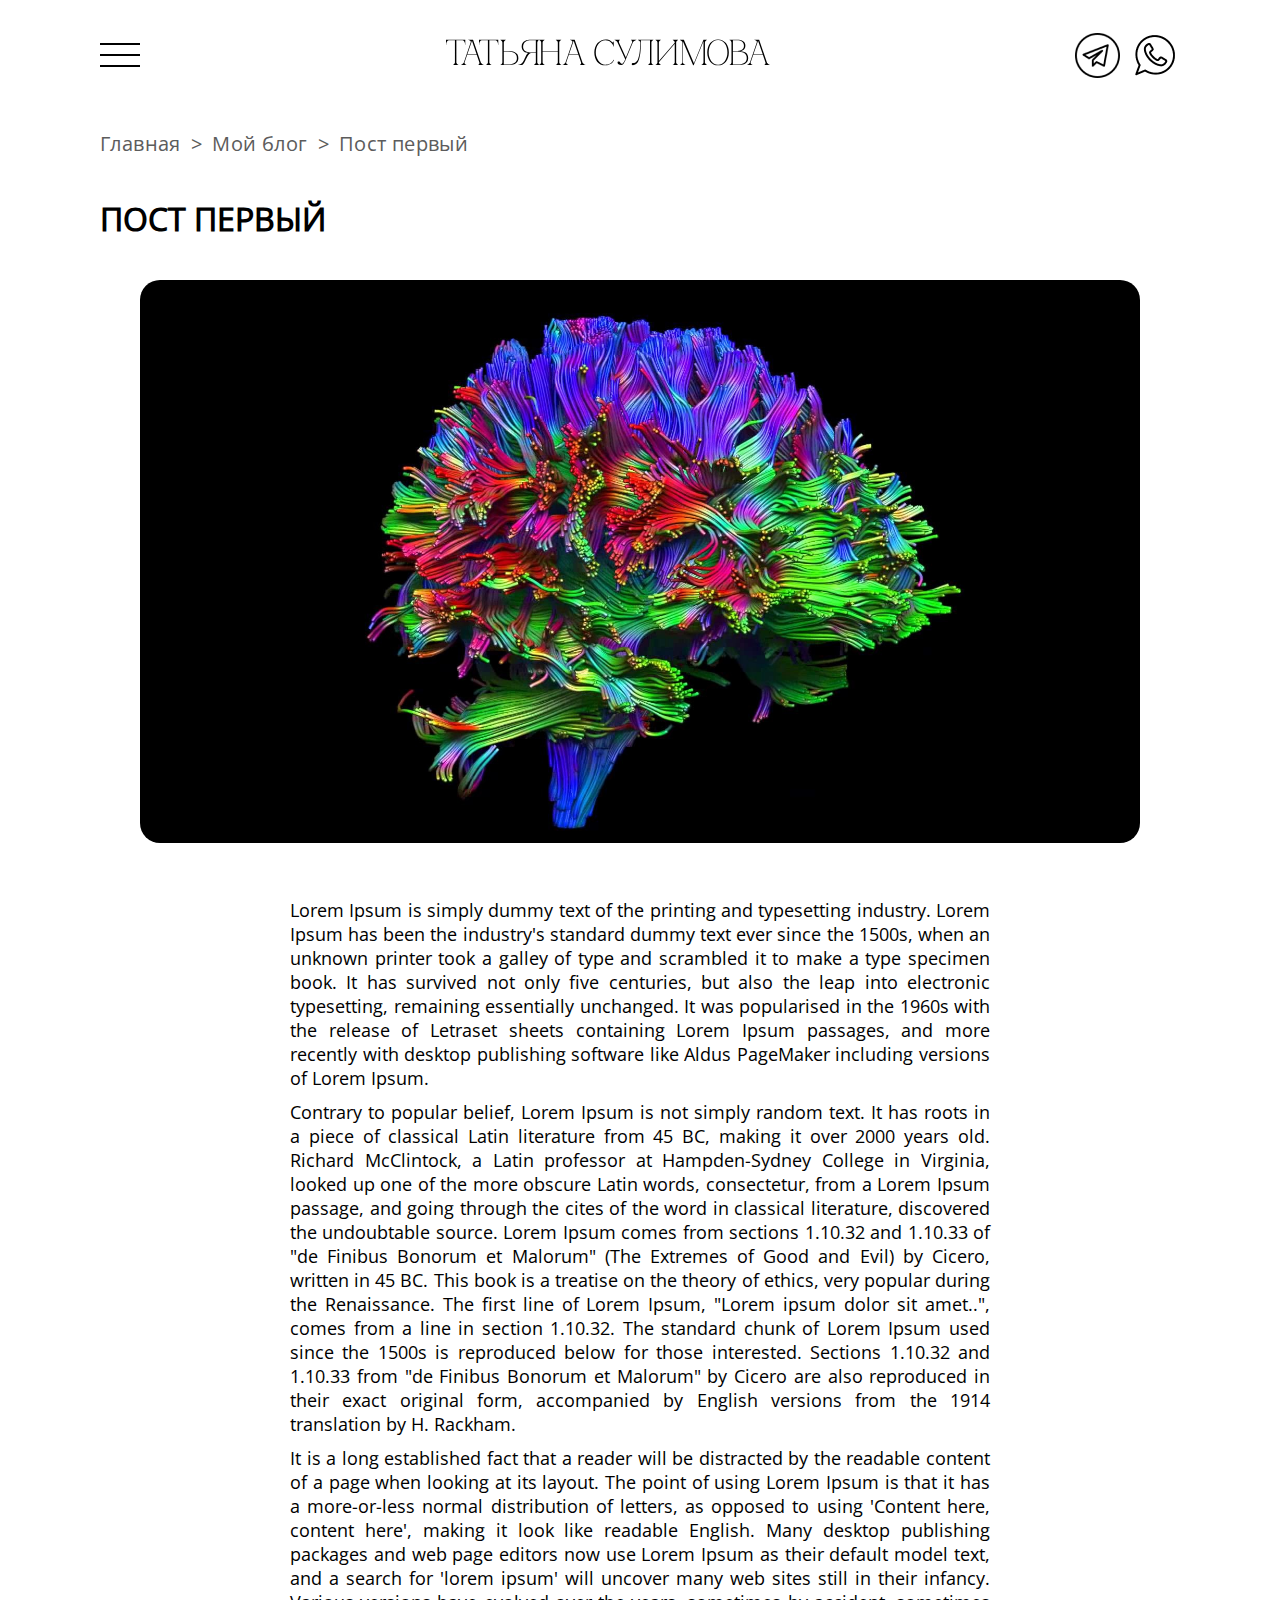
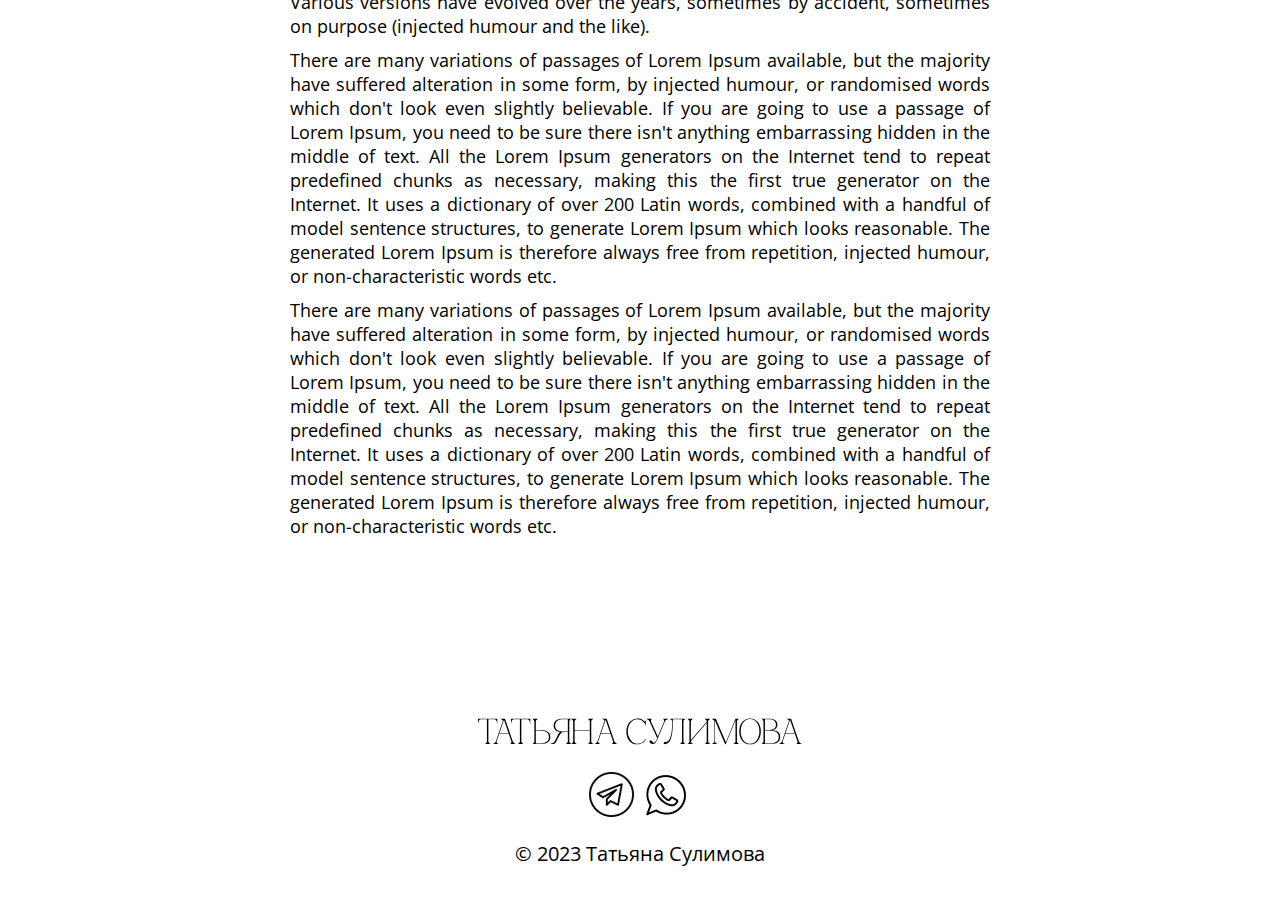
<file: pages/post.html>
<!DOCTYPE html>
<html lang="en">
  <head>
    <meta charset="UTF-8" />
    <meta name="viewport" content="width=device-width, initial-scale=1.0" />
    <link rel="icon" href="../img/ico.png" type="image/x-icon" />
    <link rel="stylesheet" href="../css/post.css" />
    <title>Post</title>
  </head>
  <body>
    <header class="header">
      <div class="container">
        <div class="header-navigation">
          <div class="burger-menu">
            <span></span>
            <span></span>
            <span></span>
          </div>
          <nav class="burger-menu-nav">
            <a href="../index.html" class="logo logo-hidden">
              <img src="../img/logo.svg" alt="Татьяна Сулимова" />
            </a>
            <div class="main-burger-menu">
              <a href="../index.html">Главная</a>
              <a href="../pages/about.html">Обо мне</a>
              <a href="../pages/directionsMethods.html">Методы работы</a>
              <a href="../pages/blog.html">Мой блог</a>
              <a href="../pages/contact.html">Контакты</a>
            </div>
            <div class="social-networks networks-hidden">
              <a href="https://t.me/clear_psychology" class="social-tg"></a>
              <a href="https://wa.me/89819941681" class="soocial-watsapp"></a>
            </div>
          </nav>
          <a href="../index.html" class="logo">
            <img src="../img/logo.svg" alt="Татьяна Сулимова" />
          </a>
          <div class="social-networks">
            <a href="https://t.me/clear_psychology" class="social-tg"></a>
            <a href="https://wa.me/89819941681" class="soocial-watsapp"></a>
          </div>
        </div>
      </div>
    </header>

    <section class="post">
      <div class="container">
        <div class="bread-crumbs">
          <li class="bread-crumbs-item">
            <a href="../index.html">Главная </a>
          </li>
          <li class="bread-crumbs-item">
            <a href="./blog.html"> Мой блог </a>
          </li>
          <li class="bread-crumbs-item">
            <a href="post.html"> Пост первый</a>
          </li>
        </div>
        <h2 class="post-title">Пост первый</h2>
        <div class="post-img">
          <img src="../img/post-img.jpg" alt="post" />
        </div>
        <div class="post-text-all">
          <p class="post-text">
            Lorem Ipsum is simply dummy text of the printing and typesetting
            industry. Lorem Ipsum has been the industry's standard dummy text
            ever since the 1500s, when an unknown printer took a galley of type
            and scrambled it to make a type specimen book. It has survived not
            only five centuries, but also the leap into electronic typesetting,
            remaining essentially unchanged. It was popularised in the 1960s
            with the release of Letraset sheets containing Lorem Ipsum passages,
            and more recently with desktop publishing software like Aldus
            PageMaker including versions of Lorem Ipsum.
          </p>
          <p class="post-text">
            Contrary to popular belief, Lorem Ipsum is not simply random text.
            It has roots in a piece of classical Latin literature from 45 BC,
            making it over 2000 years old. Richard McClintock, a Latin professor
            at Hampden-Sydney College in Virginia, looked up one of the more
            obscure Latin words, consectetur, from a Lorem Ipsum passage, and
            going through the cites of the word in classical literature,
            discovered the undoubtable source. Lorem Ipsum comes from sections
            1.10.32 and 1.10.33 of "de Finibus Bonorum et Malorum" (The Extremes
            of Good and Evil) by Cicero, written in 45 BC. This book is a
            treatise on the theory of ethics, very popular during the
            Renaissance. The first line of Lorem Ipsum, "Lorem ipsum dolor sit
            amet..", comes from a line in section 1.10.32. The standard chunk of
            Lorem Ipsum used since the 1500s is reproduced below for those
            interested. Sections 1.10.32 and 1.10.33 from "de Finibus Bonorum et
            Malorum" by Cicero are also reproduced in their exact original form,
            accompanied by English versions from the 1914 translation by H.
            Rackham.
          </p>
          <p class="post-text">
            It is a long established fact that a reader will be distracted by
            the readable content of a page when looking at its layout. The point
            of using Lorem Ipsum is that it has a more-or-less normal
            distribution of letters, as opposed to using 'Content here, content
            here', making it look like readable English. Many desktop publishing
            packages and web page editors now use Lorem Ipsum as their default
            model text, and a search for 'lorem ipsum' will uncover many web
            sites still in their infancy. Various versions have evolved over the
            years, sometimes by accident, sometimes on purpose (injected humour
            and the like).
          </p>
          <p class="post-text">
            There are many variations of passages of Lorem Ipsum available, but
            the majority have suffered alteration in some form, by injected
            humour, or randomised words which don't look even slightly
            believable. If you are going to use a passage of Lorem Ipsum, you
            need to be sure there isn't anything embarrassing hidden in the
            middle of text. All the Lorem Ipsum generators on the Internet tend
            to repeat predefined chunks as necessary, making this the first true
            generator on the Internet. It uses a dictionary of over 200 Latin
            words, combined with a handful of model sentence structures, to
            generate Lorem Ipsum which looks reasonable. The generated Lorem
            Ipsum is therefore always free from repetition, injected humour, or
            non-characteristic words etc.
          </p>
          <p class="post-text">
            There are many variations of passages of Lorem Ipsum available, but
            the majority have suffered alteration in some form, by injected
            humour, or randomised words which don't look even slightly
            believable. If you are going to use a passage of Lorem Ipsum, you
            need to be sure there isn't anything embarrassing hidden in the
            middle of text. All the Lorem Ipsum generators on the Internet tend
            to repeat predefined chunks as necessary, making this the first true
            generator on the Internet. It uses a dictionary of over 200 Latin
            words, combined with a handful of model sentence structures, to
            generate Lorem Ipsum which looks reasonable. The generated Lorem
            Ipsum is therefore always free from repetition, injected humour, or
            non-characteristic words etc.
          </p>
        </div>
      </div>
    </section>

    <footer class="footer">
      <div class="container">
        <a href="../index.html" class="footer logo">
          <img src="../img/logo.svg" alt="logo" />
        </a>
        <div class="footer-social-networks">
          <a href="https://t.me/clear_psychology" class="social-tg"></a>
          <a href="https://wa.me/89819941681" class="soocial-watsapp"></a>
        </div>
        <p class="footer-record">© 2023 Татьяна Сулимова</p>
      </div>
    </footer>
    <script src="../js/menu.js"></script>
    <script src="../js/ovrerflow.js"></script>
  </body>
</html>
</file>
<file: css/fonts.css>
@font-face {
  font-family: Open-Sans-Regular;
  src: url(../fonts/Open_Sans/static/OpenSans-Regular.ttf);
}

@font-face {
  font-family: Open-Sans-Bold;
  src: url(../fonts/Open_Sans/static/OpenSans-Bold.ttf);
}

@font-face {
  font-family: Open-Sans-Light;
  src: url(../fonts/Open_Sans/static/OpenSans-Light.ttf);
}

@font-face {
  font-family: Open-Sans-ExtraBold;
  src: url(../fonts/Open_Sans/static/OpenSans-ExtraBold.ttf);
}

@font-face {
  font-family: Open-Sans-BoldItalic;
  src: url(../fonts/Open_Sans/static/OpenSans-BoldItalic.ttf);
}

@font-face {
  font-family: PT-Serif-Regular;
  src: url(../fonts/PT_Serif/PTSerif-Regular.ttf);
}

@font-face {
  font-family: PT-Serif-Bold;
  src: url(../fonts/PT_Serif/PTSerif-Bold.ttf);
}

@font-face {
  font-family: PT-Serif-Bold-Italic;
  src: url(../fonts/PT_Serif/PTSerif-BoldItalic.ttf);
}

@font-face {
  font-family: PT-Serif-Italic;
  src: url(../fonts/PT_Serif/PTSerif-Italic.ttf);
}
</file>
<file: css/about.css>
* {
  margin: 0;
  padding: 0;
}

body {
  font-family: 'Open-Sans-Regular';
}

.container {
  width: calc(100% - 280px);
  margin: 0 auto;
}

.header-navigation {
  width: 100%;
  display: flex;
  align-items: center;
  justify-content: space-between;
  margin: 30px 0;
}

.burger-menu {
  position: relative;
  width: 40px;
  height: 50px;
  cursor: pointer;
  z-index: 2;
}

.burger-menu span {
  width: 100%;
  height: 2px;
  background-color: black;
  position: absolute;
  top: 50%;
  left: 50%;
  transform: translate(-50%, -50%);
}

.burger-menu span:nth-child(2) {
  top: calc(50% - 11px);
}

.burger-menu span:nth-child(3) {
  top: calc(50% + 11px);
}

.burger-menu.active span {
  transform: scale(0);
}

.burger-menu.active span:nth-child(1) {
  transform: rotate(45deg);
  top: 50%;
  left: 5px;
}

.burger-menu.active span:nth-child(2) {
  width: 0;
  color: white;
}

.burger-menu.active span:nth-child(3) {
  transform: rotate(-45deg);
  top: 50%;
  left: 5px;
  color: white;
}

.burger-menu-nav {
  display: none;
  flex-direction: column;
  justify-content: space-between;
  align-items: center;
  position: fixed;
  height: 100vh;
  top: 0;
  bottom: 0;
  left: 0;
  right: 0;
  gap: 30px;
  z-index: 1;
  overflow-y: auto;
  background-color: white;
  color: black;
  animation: burgerAnimation 0.5s;
}

.main-burger-menu {
  display: flex;
  flex-direction: column;
  align-items: center;
  gap: 15px;
}

.logo-hidden {
  margin-top: 37px;
}

.networks-hidden {
  margin-bottom: 50px;
}

.open {
  display: flex !important;
}

@keyframes burgerAnimation {
  from {
    opacity: 0;
  }
  to {
    opacity: 1;
  }
}

.burger-menu-nav a {
  color: black;
  text-decoration: none;
  font-size: 24px;
  text-transform: uppercase;
}

.social-networks {
  display: flex;
  align-items: center;
  gap: 10px;
}

.main-screen {
  display: flex;
  justify-content: space-between;
}

.main-screen {
  height: 100vh;
}

.main-screen-left {
  background-color: #7c655a;
  width: 100%;
}

.about-title {
  font-family: PT-Serif-Regular;
  font-size: 55px;
  color: white;
  margin-top: 110px;
  margin-bottom: 50px;
}

.about-education,
.about-qualification,
.about-work,
.about-format {
  font-size: 22px;
  max-width: 682px;
  color: white;
  margin-bottom: 40px;
  font-family: Open-Sans-Light;
}

.about-education span,
.about-qualification span,
.about-work span,
.about-format span {
  font-weight: bold;
}

.main-sign {
  display: flex;
  align-items: center;
  gap: 20px;
  margin-top: 80px;
}

.main-screen-button {
  width: 250px;
  height: 70px;
  border-radius: 20px;
  color: white;
  background: transparent;
  border: 1px solid white;
  font-size: 18px;
  text-decoration: none;
  text-align: center;
  line-height: 70px;
}

.main-screen-button:hover {
  background-color: white;
  color: #7c655a;
  transition: 0.5s;
}

.main-screen-img img {
  height: 100vh;
}

.biography {
  margin-top: 250px;
}

.biography-title,
.certificates-title {
  font-size: 40px;
  padding-bottom: 10px;
  font-weight: 400;
  width: fit-content;
  border-bottom: 1px solid #1f1f1f;
  padding-right: 90px;
  margin-bottom: 40px;
  text-transform: uppercase;
}

.biography-discription {
  display: flex;
  justify-content: space-between;
  gap: 40px;
}

.biography-discription p {
  padding-bottom: 16px;
  max-width: 800px;
  font-size: 18px;
  text-align: justify;
  text-indent: 25px;
  font-family: Open-Sans-Light;
}

.line {
  border-left: 1px solid black;
}

.certificates {
  margin-top: 250px;
}

.certificates-items {
  display: grid;
  grid-template-columns: repeat(3, 500px);
  justify-content: space-between;
}

.certificates-item {
  margin-bottom: 20px;
  color: #1f1f1f;
  text-align: center;
  margin-bottom: 30px;
  transition: transform 0.5s;
  height: fit-content;
}

.certificates-item:hover {
  transform: scale(1.1);
  border-bottom: 1px solid black;
}

.cetrtificates-img {
  height: 350px;
  margin-bottom: 20px;
}

.cetrtificates-img img {
  height: 320px;
}

.certificates-text {
  text-align: center;
  font-size: 18px;
  text-transform: uppercase;
  padding-bottom: 10px;
}

footer {
  margin-top: 250px;
  margin-bottom: 50px;
}

.footer .container {
  display: flex;
  justify-content: space-between;
  align-items: center;
}

.footer-social-networks,
.footer-year {
  display: flex;
  align-items: center;
}

.footer-social-networks {
  gap: 18px;
}

.social-tg {
  display: inline-block;
  background-image: url(../img/tg.png);
  background-size: cover;
  background-position: center center;
  width: 45px;
  height: 45px;
}

.soocial-watsapp {
  display: inline-block;
  background-image: url(../img/whatsapp.png);
  background-size: cover;
  background-position: center center;
  width: 50px;
  height: 50px;
}

.footer-year {
  gap: 5px;
}

@media screen and (max-width: 1790px) {
  .main-sign {
    justify-content: center;
  }

  .main-line-left,
  .main-line-right {
    display: none;
  }
}

@media screen and (max-width: 1700px) {
  .certificates-items {
    grid-template-columns: repeat(3, 400px);
  }

  .cetrtificates-img {
    margin-bottom: 10px;
    height: 300px;
  }

  .cetrtificates-img img {
    height: 300px;
  }
}

@media screen and (max-width: 1600px) {
  .certificates-items {
    grid-template-columns: repeat(3, 350px);
  }

  .cetrtificates-img {
    margin-bottom: 10px;
    height: 250px;
  }

  .cetrtificates-img img {
    height: 250px;
  }

  .certificates-text {
    font-size: 18px;
  }
}

@media screen and (max-width: 1580px) {
  .about-title,
  .about-education,
  .about-qualification,
  .about-work,
  .about-format {
    text-align: center;
    margin-bottom: 30px;
  }

  .about-title {
    font-size: 54px;
  }

  .about-education,
  .about-qualification,
  .about-work,
  .about-format {
    font-size: 22px;
  }

  .main-sign {
    margin-top: 40px;
  }
}

@media screen and (max-width: 1430px) {
  .about-title {
    font-size: 35px;
  }
}

@media screen and (max-width: 1410px) {
  .container {
    width: calc(100% - 170px);
  }

  .main-screen {
    height: 100vh;
  }

  .main-screen-img {
    display: none;
  }

  .about-title {
    margin-top: 120px;
  }

  .about-education,
  .about-qualification,
  .about-work,
  .about-format {
    margin: 0 auto;
    padding-bottom: 30px;
    font-size: 28px;
  }

  footer {
    margin-top: 180px;
  }

  .footer .container {
    display: flex;
    flex-direction: column;
    gap: 20px;
  }

  .footer-social-networks {
    gap: 7px;
  }
}

@media screen and (max-width: 1250px) {
  .biography-title,
  .certificates-title {
    font-size: 32px;
    padding-right: 40px;
  }
}

@media screen and (max-width: 1024px) {
  .biography-discription {
    display: flex;
    flex-direction: column;
    gap: 10px;
  }

  .biography,
  .certificates {
    margin: 50px 0;
  }

  .certificates-items {
    display: grid;
    grid-template-columns: repeat(1, 90%);
    justify-content: center;
  }

  .certificates-item {
    text-align: center;
  }

  .cetrtificates-img {
    height: fit-content;
    margin-bottom: 10px;
  }

  .certificates-text {
    text-align: center;
    font-size: 18px;
    text-transform: uppercase;
    padding-bottom: 10px;
  }
}

@media screen and (max-width: 700px) {
  .container {
    width: calc(100% - 80px);
  }

  .header-navigation {
    display: flex;
  }

  .logo {
    order: -1;
  }

  .logo img {
    width: 250px;
  }

  .burger-menu-nav {
    justify-content: space-between;
  }

  .logo.logo-hidden {
    margin-top: 40px;
  }

  .burger-menu-nav a {
    font-size: 18px;
  }

  .main-burger-menu {
    gap: 10px;
  }

  .burger-menu {
    width: 40px;
    height: 40px;
  }

  .social-networks {
    display: none;
  }

  .logo-hidden {
    margin-top: 50px;
  }

  .social-networks.networks-hidden {
    display: block;
    margin-bottom: 70px;
  }

  .about-title {
    margin-top: 80px;
  }

  .about-education,
  .about-qualification,
  .about-work,
  .about-format {
    padding-bottom: 30px;
    font-size: 16px;
  }

  .main-sign {
    margin-top: 10px;
  }

  footer {
    margin-top: 100px;
  }

  .footer .container {
    gap: 10px;
  }

  .social-tg {
    width: 35px;
    height: 35px;
  }

  .soocial-watsapp {
    width: 40px;
    height: 40px;
  }
}

@media screen and (max-width: 550px) {
  .container {
    width: calc(100% - 40px);
  }

  .logo img {
    width: 230px;
  }

  .biography-title,
  .certificates-title {
    font-size: 30px;
    margin-bottom: 20px;
    margin-left: 15px;
  }

  .cetrtificates-img img {
    height: 270px;
  }
}

@media screen and (max-width: 470px) {
  .container {
    width: calc(100% - 40px);
  }

  .logo img {
    width: 200px;
  }

  .burger-menu {
    width: 30px;
    height: 30px;
  }

  .burger-menu span:nth-child(2) {
    top: calc(50% - 8px);
  }

  .burger-menu span:nth-child(3) {
    top: calc(50% + 8px);
  }
}

@media screen and (max-width: 430px) {
  .main-screen {
    height: 65vh;
  }

  .main-sign {
    margin-bottom: 50px;
  }

  .about-title {
    font-size: 26px;
    margin-top: 50px;
  }

  .main-screen-button {
    height: 40px;
    width: 200px;
    font-size: 16px;
    line-height: 40px;
  }

  .biography-title,
  .certificates-title {
    font-size: 20px;
    margin-bottom: 15px;
    margin-left: 15px;
    padding-right: 30px;
    padding-bottom: 5px;
  }

  .biography-discription p {
    font-size: 14px;
  }

  .cetrtificates-img img {
    height: 210px;
  }

  .certificates-text {
    text-align: center;
    font-size: 14px;
    text-transform: uppercase;
    padding-bottom: 10px;
  }
}

@media screen and (max-width: 350px) {
  .cetrtificates-img img {
    height: 190px;
  }
}
</file>
<file: css/blog.css>
@import url(fonts.css);

* {
  margin: 0;
  padding: 0;
}

h1,
h2,
h3,
h4,
h5,
h6 {
  margin: 0;
  padding: 0;
}

a {
  text-decoration: none;
  color: black;
}

body {
  font-family: 'Open-Sans-Regular';
}

.container {
  width: calc(100% - 280px);
  margin: 0 auto;
}

.header-navigation {
  width: 100%;
  display: flex;
  align-items: center;
  justify-content: space-between;
  margin: 30px 0;
}

.burger-menu {
  position: relative;
  width: 40px;
  height: 50px;
  cursor: pointer;
  z-index: 2;
}

.burger-menu span {
  width: 100%;
  height: 2px;
  background-color: black;
  position: absolute;
  top: 50%;
  left: 50%;
  transform: translate(-50%, -50%);
}

.burger-menu span:nth-child(2) {
  top: calc(50% - 11px);
}

.burger-menu span:nth-child(3) {
  top: calc(50% + 11px);
}

.burger-menu.active span {
  transform: scale(0);
}

.burger-menu.active span:nth-child(1) {
  transform: rotate(45deg);
  top: 50%;
  left: 5px;
}

.burger-menu.active span:nth-child(2) {
  width: 0;
  color: white;
}

.burger-menu.active span:nth-child(3) {
  transform: rotate(-45deg);
  top: 50%;
  left: 5px;
  color: white;
}

.burger-menu-nav {
  display: none;
  flex-direction: column;
  justify-content: space-between;
  align-items: center;
  position: fixed;
  height: 100vh;
  top: 0;
  bottom: 0;
  left: 0;
  right: 0;
  gap: 30px;
  z-index: 1;
  overflow-y: auto;
  background-color: white;
  color: black;
  animation: burgerAnimation 0.5s;
}

.main-burger-menu {
  display: flex;
  flex-direction: column;
  align-items: center;
  gap: 15px;
}

.networks-hidden {
  margin-bottom: 50px;
}

.logo-hidden {
  margin-top: 37px;
}

.open {
  display: flex !important;
}

@keyframes burgerAnimation {
  from {
    opacity: 0;
  }
  to {
    opacity: 1;
  }
}

.burger-menu-nav a {
  color: black;
  text-decoration: none;
  font-size: 24px;
  text-transform: uppercase;
}

.social-networks {
  display: flex;
  align-items: center;
  gap: 10px;
}

.main-screen {
  display: flex;
  justify-content: space-between;
  height: 100vh;
}

.main-screen-left {
  background-color: #756761;
  width: 100%;
}

.main-screen-img img {
  height: 100vh;
}

.blog-title {
  display: flex;
  align-items: center;
  font-family: PT-Serif-Regular;
  font-size: 45px;
  color: white;
  margin-top: 300px;
}

.main-sign {
  display: flex;
  align-items: center;
  gap: 20px;
  margin-top: 120px;
}

.main-screen-button {
  width: 250px;
  height: 70px;
  border-radius: 20px;
  color: white;
  background: transparent;
  border: 1px solid white;
  font-size: 18px;
  text-transform: uppercase;
  text-align: center;
  line-height: 70px;
  letter-spacing: 2px;
}

.main-screen-button:hover {
  color: #756761;
  background-color: white;
  transition: 0.5s;
}

.posts {
  margin-top: 250px;
}

.posts-header {
  display: flex;
  justify-content: space-between;
  margin-bottom: 40px;
}

.posts-title {
  font-size: 40px;
  padding-bottom: 10px;
  font-weight: 400;
  width: fit-content;
  border-bottom: 1px solid #1f1f1f;
  padding-right: 90px;
}

.posts-items {
  overflow-x: auto;
  display: grid;
  grid-template-columns: repeat(3, 510px);
  gap: 30px;
  justify-content: space-between;
  overflow: hidden;
  padding: 12px 0;
  padding-right: 15px;
  padding-left: 15px;
}

.posts-item {
  border: 1px solid black;
  border-radius: 15px;
  transition: transform 0.5s;
}

.posts-item:hover {
  transform: scale(1.05);
}

.posts-item-img img {
  border-radius: 15px 15px 0 0;
  width: 510px;
  padding-bottom: 20px;
}

.blog-item-heshtag {
  background-color: #ad958a;
  width: 75px;
  border-radius: 10px;
  color: white;
  text-align: center;
  margin-left: 15px;
  margin-bottom: 10px;
}

.posts-item-title,
.posts-item-discription {
  font-weight: 400;
  padding-left: 15px;
}

.posts-item-title {
  font-size: 28px;
  margin-bottom: 20px;
}

.posts-item-discription {
  font-family: 'Open-Sans-Light';
  font-size: 20px;
  width: 455px;
  font-weight: 400;
  margin-bottom: 50px;
}

footer {
  margin-top: 250px;
  margin-bottom: 50px;
}

.footer .container {
  display: flex;
  justify-content: space-between;
  align-items: center;
}

.footer-social-networks,
.footer-year {
  display: flex;
  align-items: center;
}

.footer-social-networks {
  gap: 18px;
}

.social-tg {
  display: inline-block;
  background-image: url(../img/tg.png);
  background-size: cover;
  background-position: center center;
  width: 45px;
  height: 45px;
}

.soocial-watsapp {
  display: inline-block;
  background-image: url(../img/whatsapp.png);
  background-size: cover;
  background-position: center center;
  width: 50px;
  height: 50px;
}

.footer-year {
  gap: 5px;
}

@media screen and (max-width: 1770px) {
  .posts-items {
    display: grid;
    grid-template-columns: repeat(3, 450px);
    gap: 15px;
  }

  .posts-item-img img {
    width: 450px;
  }
}

@media screen and (max-width: 1680px) {
  .posts-items {
    display: grid;
    grid-template-columns: repeat(3, 430px);
    gap: 15px;
  }

  .posts-item-img img {
    width: 430px;
  }
}

@media screen and (max-width: 1590px) {
  .posts-items {
    display: grid;
    grid-template-columns: repeat(3, 410px);
    gap: 12px;
  }

  .posts-item-img img {
    width: 410px;
  }

  .posts-item-discription {
    font-size: 18px;
    width: 400px;
  }
}

@media screen and (max-width: 1480px) {
  .main-line-left,
  .main-line-right {
    display: none;
  }

  .main-screen-button {
    align-items: center;
  }

  .posts-items {
    display: grid;
    grid-template-columns: repeat(3, 360px);
    gap: 12px;
  }

  .posts-item-img img {
    width: 360px;
  }

  .posts-item-discription {
    font-size: 18px;
    width: 340px;
  }
}

@media screen and (max-width: 1380px) {
  .posts-header {
    margin-bottom: 20px;
  }

  .posts-title {
    font-size: 32px;
    padding-right: 50px;
  }

  .posts-items {
    display: grid;
    grid-template-columns: repeat(2, 430px);
    gap: 18px;
    justify-content: space-around;
  }

  .posts-item-img img {
    width: 430px;
  }

  .posts-item-discription {
    font-size: 18px;
    width: 410px;
  }

  .main-screen-button {
    font-size: 20px;
  }
}

@media screen and (max-width: 1024px) {
  .container {
    width: calc(100% - 170px);
  }

  .main-screen {
    height: 100vh;
  }

  .main-screen-left {
    display: flex;
    align-items: center;
    height: 100%;
  }

  .main-screen-img {
    display: none;
  }

  .blog-title {
    margin-top: 0px;
    justify-content: center;
  }

  .main-sign {
    margin-top: 70px;
    justify-content: center;
  }

  .main-screen-button {
    display: flex;
    justify-content: center;
    align-items: center;
  }

  .posts {
    margin-top: 100px;
  }

  .posts-items {
    display: grid;
    grid-template-columns: repeat(2, 380px);
    gap: 15px;
    justify-content: space-between;
  }

  .posts-item-img img {
    width: 380px;
  }

  .posts-item-discription {
    font-size: 18px;
    width: 310px;
  }

  footer {
    margin-top: 180px;
  }

  .footer .container {
    display: flex;
    flex-direction: column;
    gap: 20px;
  }

  .footer-social-networks {
    gap: 7px;
  }
}

@media screen and (max-width: 960px) {
  .main-screen-left {
    display: flex;
    align-items: center;
    height: 80%;
  }

  .posts-items {
    display: grid;
    grid-template-columns: repeat(2, 330px);
    gap: 12px;
  }

  .posts-item-img img {
    width: 330px;
  }

  .posts-item-title {
    font-size: 28px;
    margin-bottom: 10px;
  }

  .posts-item-discription {
    font-size: 16px;
    width: 280px;
    margin-bottom: 30px;
  }
}

@media screen and (max-width: 815px) {
  .posts-items {
    display: grid;
    grid-template-columns: repeat(2, 250px);
    gap: 12px;
  }

  .posts-item-img img {
    width: 250px;
    padding-bottom: 15px;
  }

  .posts-item-title {
    font-size: 24px;
    margin-bottom: 10px;
  }

  .posts-item-discription {
    font-size: 14px;
    width: 220px;
    margin-bottom: 30px;
  }
}

@media screen and (max-width: 700px) {
  .container {
    width: calc(100% - 80px);
  }

  .header-navigation {
    display: flex;
  }

  .logo {
    order: -1;
  }

  .logo img {
    width: 250px;
  }

  .burger-menu-nav {
    justify-content: space-between;
  }

  .logo.logo-hidden {
    margin-top: 40px;
  }

  .burger-menu-nav a {
    font-size: 18px;
  }

  .main-burger-menu {
    gap: 10px;
  }

  .burger-menu {
    width: 40px;
    height: 40px;
  }

  .social-networks {
    display: none;
  }

  .logo-hidden {
    margin-top: 50px;
  }

  .social-networks.networks-hidden {
    display: block;
    margin-bottom: 70px;
  }

  .blog-title {
    font-size: 46px;
  }

  .posts-items {
    display: grid;
    grid-template-columns: repeat(1, 100%);
    gap: 18px;
  }

  .posts-item-img img {
    width: 100%;
    padding-bottom: 15px;
  }

  .posts-item-title {
    font-size: 24px;
    margin-bottom: 10px;
  }

  .posts-item-discription {
    font-size: 14px;
    width: 90%;
    margin-bottom: 30px;
  }

  footer {
    margin-top: 100px;
  }

  .footer .container {
    gap: 10px;
  }

  .social-tg {
    width: 35px;
    height: 35px;
  }

  .soocial-watsapp {
    width: 40px;
    height: 40px;
  }
}

@media screen and (max-width: 550px) {
  .main-screen-left {
    display: flex;
    align-items: center;
    height: 90%;
  }

  .container {
    width: calc(100% - 40px);
  }

  .logo img {
    width: 230px;
  }

  .blog-title {
    text-align: center;
  }

  .posts-header {
    margin-left: 20px;
  }

  .posts {
    margin-top: 0px;
  }
}

@media screen and (max-width: 470px) {
  .container {
    width: calc(100% - 40px);
  }

  .logo img {
    width: 200px;
  }

  .burger-menu {
    width: 30px;
    height: 30px;
  }

  .burger-menu span:nth-child(2) {
    top: calc(50% - 8px);
  }

  .burger-menu span:nth-child(3) {
    top: calc(50% + 8px);
  }

  .posts-header {
    margin-left: 20px;
  }
}
</file>
<file: css/contacts.css>
@import url(fonts.css);

* {
  margin: 0;
  padding: 0;
}

a {
  text-decoration: none;
  color: #1f1f1f;
}

body {
  font-family: 'Open-Sans-Regular';
}

.container {
  width: calc(100% - 280px);
  margin: 0 auto;
}

.header-navigation {
  width: 100%;
  display: flex;
  align-items: center;
  justify-content: space-between;
  margin: 30px 0;
}

.burger-menu {
  position: relative;
  width: 40px;
  height: 50px;
  cursor: pointer;
  z-index: 2;
}

.burger-menu span {
  width: 100%;
  height: 2px;
  background-color: black;
  position: absolute;
  top: 50%;
  left: 50%;
  transform: translate(-50%, -50%);
}

.burger-menu span:nth-child(2) {
  top: calc(50% - 11px);
}

.burger-menu span:nth-child(3) {
  top: calc(50% + 11px);
}

.burger-menu.active span {
  transform: scale(0);
}

.burger-menu.active span:nth-child(1) {
  transform: rotate(45deg);
  top: 50%;
  left: 5px;
}

.burger-menu.active span:nth-child(2) {
  width: 0;
  color: white;
}

.burger-menu.active span:nth-child(3) {
  transform: rotate(-45deg);
  top: 50%;
  left: 5px;
  color: white;
}

.burger-menu-nav {
  display: none;
  flex-direction: column;
  align-items: center;
  justify-content: space-between;
  position: fixed;
  height: 100vh;
  top: 0;
  bottom: 0;
  left: 0;
  right: 0;
  gap: 30px;
  z-index: 1;
  overflow-y: auto;
  background-color: white;
  color: black;
  animation: burgerAnimation 0.5s;
}

.main-burger-menu {
  display: flex;
  flex-direction: column;
  align-items: center;
  gap: 15px;
}

.logo-hidden {
  margin-top: 37px;
}

.networks-hidden {
  margin-bottom: 50px;
}

.open {
  display: flex !important;
}

@keyframes burgerAnimation {
  from {
    opacity: 0;
  }
  to {
    opacity: 1;
  }
}

.burger-menu-nav a {
  color: black;
  text-decoration: none;
  font-size: 24px;
  text-transform: uppercase;
}

.social-networks {
  display: flex;
  align-items: center;
  gap: 10px;
}

.main-screen {
  display: flex;
  justify-content: space-between;
}

.main-screen {
  height: 100vh;
}

.main-screen-left {
  background-color: #f1d8cc;
  width: 100%;
}

.contacts-title {
  font-family: PT-Serif-Regular;
  font-size: 55px;
  color: #1f1f1f;
  margin-top: 170px;
  margin-bottom: 90px;
}

.main-screen-exposure {
  display: flex;
  align-items: baseline;
  gap: 70px;
}

.contact-tg,
.contact-email {
  display: flex;
  flex-direction: column;
  align-items: center;
  font-size: 20px;
  font-family: PT-Serif-Regular;
}

.contact-email {
  text-transform: uppercase;
  font-size: 20px;
}

.contact-email-img img {
  width: 80px;
}

.contact-tg-img img {
  width: 70px;
}

.main-sign {
  display: flex;
  align-items: center;
  gap: 20px;
  margin-top: 120px;
}

.main-screen-button {
  width: 250px;
  height: 70px;
  border-radius: 20px;
  color: #1f1f1f;
  background: transparent;
  border: 1px solid #1f1f1f;
  font-size: 18px;
  text-transform: uppercase;
  text-decoration: none;
  text-align: center;
  line-height: 70px;
}

.main-screen-button:hover {
  background-color: white;
  border: 1px solid white;
  color: #1f1f1f;
  transition: 0.5s;
}

.main-screen-img img {
  height: 100vh;
}

.contacts {
  margin: 250px 0;
}

.write-title {
  font-size: 40px;
  padding-bottom: 10px;
  text-align: center;
  border-bottom: 1px solid #1f1f1f;
  width: 450px;
  margin: 0 auto;
  margin-bottom: 50px;
}

.contacts-form {
  width: 800px;
  margin: 0 auto;
  text-align: center;
}

.contacts-input {
  display: flex;
  flex-direction: column;
}

.contacts-input input {
  border: none;
  border-bottom: 1px solid #1f1f1f;
  font-size: 20px;
  outline: none;
}

.input-name,
.input-phone,
.input-message {
  height: 50px;
  transition: height 0.5s;
}

.input-name,
.input-phone {
  margin-bottom: 80px;
}

.input-name:focus,
.input-phone:focus {
  border-bottom: 1px solid blue;
  height: 70px;
}

.input-message:focus {
  height: 200px;
  border-bottom: 1px solid blue;
  padding-bottom: 30px;
}

.contact-sending {
  display: flex;
  gap: 20px;
  padding-top: 100px;
  width: fit-content;
  margin: auto;
  align-items: center;
}

.contact-button {
  border: 1px solid #7c655a;
  width: 250px;
  height: 70px;
  border-radius: 20px;
  font-size: 20px;
  background-color: white;
  color: #7c655a;
}

.contact-button:hover {
  background-color: #7c655a;
  color: white;
  transition: 0.5s;
}

footer {
  margin-top: 250px;
  margin-bottom: 50px;
}

.footer .container {
  display: flex;
  justify-content: space-between;
  align-items: center;
}

.footer-social-networks,
.footer-year {
  display: flex;
  align-items: center;
}

.footer-social-networks {
  gap: 18px;
}

.social-tg {
  display: inline-block;
  background-image: url(../img/tg.png);
  background-size: cover;
  background-position: center center;
  width: 45px;
  height: 45px;
}

.soocial-watsapp {
  display: inline-block;
  background-image: url(../img/whatsapp.png);
  background-size: cover;
  background-position: center center;
  width: 50px;
  height: 50px;
}

.footer-year {
  gap: 5px;
}

@media screen and (max-width: 1790px) {
  .contact-email-img img {
    width: 70px;
  }

  .contact-tg-img img {
    width: 60px;
  }

  .contact-tg-link {
    text-align: center;
  }

  .main-sign {
    gap: 30px;
  }
}

@media screen and (max-width: 1435px) {
  .main-line-right,
  .main-line-left {
    display: none;
  }

  .main-sign {
    justify-content: center;
  }
}

@media screen and (max-width: 1356px) {
  .contacts-title {
    display: flex;
    justify-content: center;
  }

  .main-screen-exposure {
    flex-direction: column;
    justify-content: center;
    align-items: center;
  }

  .main-sign {
    margin-top: 90px;
  }

  .contact-tg {
    justify-content: center;
  }
}

@media screen and (max-width: 1236px) {
  .contacts-title {
    font-size: 54px;
    margin-bottom: 50px;
  }

  .main-sign {
    margin-top: 80px;
  }

  .write-title {
    font-size: 32px;
    padding-right: 0px;
  }
}

@media screen and (max-width: 1024px) {
  .container {
    width: calc(100% - 170px);
  }

  .main-screen {
    height: 100vh;
  }

  .main-screen-img {
    display: none;
  }

  .contacts-title {
    font-size: 54px;
    margin-top: 120px;
  }

  .contacts {
    margin: 100px 0;
  }

  .contacts-form {
    width: 95%;
  }

  footer {
    margin-top: 180px;
  }

  .footer .container {
    display: flex;
    flex-direction: column;
    gap: 20px;
  }

  .footer-social-networks {
    gap: 7px;
  }
}

@media screen and (max-width: 850px) {
  .contacts-input input {
    font-size: 24px;
  }

  .input-name,
  .input-phone,
  .contacts-input {
    margin-bottom: 40px;
  }

  .contact-sending {
    padding-top: 40px;
  }

  .contact-line-left,
  .contact-line-right {
    display: none;
  }

  .contact-button {
    height: 70px;
  }
}

@media screen and (max-width: 700px) {
  .container {
    width: calc(100% - 80px);
  }

  .header-navigation {
    display: flex;
  }

  .logo {
    order: -1;
  }

  .logo img {
    width: 250px;
  }

  .burger-menu-nav {
    justify-content: space-between;
  }

  .logo.logo-hidden {
    margin-top: 40px;
  }

  .burger-menu-nav a {
    font-size: 18px;
  }

  .main-burger-menu {
    gap: 10px;
  }

  .burger-menu {
    width: 40px;
    height: 40px;
  }

  .social-networks {
    display: none;
  }

  .logo-hidden {
    margin-top: 50px;
  }

  .social-networks.networks-hidden {
    display: block;
    margin-bottom: 70px;
  }

  .input-phone {
    margin-bottom: 40px;
  }

  footer {
    margin-top: 100px;
  }

  .footer .container {
    gap: 10px;
  }

  .social-tg {
    width: 35px;
    height: 35px;
  }

  .soocial-watsapp {
    width: 40px;
    height: 40px;
  }
}

@media screen and (max-width: 600px) {
  .container {
    width: calc(100% - 40px);
  }

  .write-title {
    width: 350px;
  }

  .contact-button {
    height: 60px;
    width: 230px;
    font-size: 24px;
  }
}

@media screen and (max-width: 470px) {
  .container {
    width: calc(100% - 40px);
  }

  .burger-menu {
    width: 30px;
    height: 30px;
  }

  .burger-menu span:nth-child(2) {
    top: calc(50% - 8px);
  }

  .burger-menu span:nth-child(3) {
    top: calc(50% + 8px);
  }

  .logo img {
    width: 200px;
  }
}

@media screen and (max-width: 420px) {
  .logo img {
    width: 200px;
  }

  .write-title {
    font-size: 24px;
    width: 240px;
  }

  .contacts-input input,
  .input-phone input,
  .input-message input {
    font-size: 20px;
  }
}
</file>
<file: css/methods.css>
@import url(fonts.css);

* {
  margin: 0;
  padding: 0;
}

body {
  font-family: 'Open-Sans-Regular';
}

.container {
  width: calc(100% - 280px);
  margin: 0 auto;
}

.header-navigation {
  width: 100%;
  display: flex;
  align-items: center;
  justify-content: space-between;
  margin: 30px 0;
}

.burger-menu {
  position: relative;
  width: 40px;
  height: 50px;
  cursor: pointer;
  z-index: 2;
}

.burger-menu span {
  width: 100%;
  height: 2px;
  background-color: black;
  position: absolute;
  top: 50%;
  left: 50%;
  transform: translate(-50%, -50%);
}

.burger-menu span:nth-child(2) {
  top: calc(50% - 11px);
}

.burger-menu span:nth-child(3) {
  top: calc(50% + 11px);
}

.burger-menu.active span {
  transform: scale(0);
}

.burger-menu.active span:nth-child(1) {
  transform: rotate(45deg);
  top: 50%;
  left: 5px;
}

.burger-menu.active span:nth-child(2) {
  width: 0;
  color: white;
}

.burger-menu.active span:nth-child(3) {
  transform: rotate(-45deg);
  top: 50%;
  left: 5px;
  color: white;
}

.burger-menu-nav {
  display: none;
  flex-direction: column;
  align-items: center;
  justify-content: space-between;
  position: fixed;
  height: 100vh;
  top: 0;
  bottom: 0;
  left: 0;
  right: 0;
  gap: 30px;
  z-index: 1;
  overflow-y: auto;
  background-color: white;
  color: black;
  animation: burgerAnimation 0.5s;
}

.main-burger-menu {
  display: flex;
  flex-direction: column;
  align-items: center;
  gap: 15px;
}

.logo-hidden {
  margin-top: 37px;
}

.networks-hidden {
  margin-bottom: 50px;
}

.open {
  display: flex !important;
}

@keyframes burgerAnimation {
  from {
    opacity: 0;
  }
  to {
    opacity: 1;
  }
}

.burger-menu-nav a {
  color: black;
  text-decoration: none;
  font-size: 24px;
  text-transform: uppercase;
}

.social-networks {
  display: flex;
  align-items: center;
  gap: 10px;
}

.main-screen {
  display: flex;
  justify-content: space-between;
}

.main-screen {
  height: 100vh;
}

.main-screen-left {
  background-color: #82807a;
  width: 100%;
}

.work-title h1 {
  font-family: PT-Serif-Regular;
  font-size: 45px;
  color: white;
}

.directions-title {
  margin-top: 250px;
}

.main-sign {
  display: flex;
  align-items: center;
  gap: 20px;
  margin-top: 120px;
}

.main-screen-button {
  width: 250px;
  height: 70px;
  border-radius: 20px;
  color: white;
  background: transparent;
  border: 1px solid white;
  font-size: 18px;
  text-align: center;
  line-height: 70px;
  text-transform: uppercase;
  text-decoration: none;
  letter-spacing: 2px;
}

.main-screen-button:hover {
  background-color: white;
  color: #82807a;
  transition: 0.5s;
}

.main-screen-img img {
  height: 100vh;
}

.work {
  margin-top: 250px;
}

.work-items {
  display: grid;
  grid-template-columns: repeat(4, 288px);
  justify-content: space-evenly;
  grid-gap: 50px;
}

.work-item {
  display: flex;
  flex-direction: column;
  align-items: center;
  padding-bottom: 40px;
  transition: transform 0.5s;
}

.work-item:hover {
  transform: scale(1.05);
}

.work-item-img {
  width: 110px;
  align-items: center;
  margin-bottom: 20px;
}

.work-item-text {
  max-width: 300px;
  font-size: 20px;
  text-align: center;
}

.difficulties,
.growth {
  width: 200px;
}

.title-work,
.title-methods {
  font-size: 40px;
  padding-bottom: 10px;
  font-weight: 400;
  width: fit-content;
  border-bottom: 1px solid #1f1f1f;
  padding-right: 90px;
  margin-bottom: 40px;
}

.methods {
  margin-top: 250px;
}

.methods-items {
  display: flex;
  justify-content: space-between;
}

.methods-item {
  display: flex;
  flex-direction: column;
  align-items: center;
  border: 1px solid black;
  border-radius: 20px;
  transition: transform 0.5s;
}

.methods-item:hover {
  transform: scale(1.05);
}

.methods-item-img {
  width: 110px;
  padding: 60px 190px;
}

.methods-item-name {
  padding-bottom: 55px;
  text-align: center;
  font-size: 20px;
}

.geshtalt {
  width: 100px;
}

.terapy {
  width: 310px;
}

.programming {
  width: 300px;
  align-items: center;
}

footer {
  margin-top: 250px;
  margin-bottom: 50px;
}

.footer .container {
  display: flex;
  justify-content: space-between;
  align-items: center;
}

.footer-social-networks,
.footer-year {
  display: flex;
  align-items: center;
}

.footer-social-networks {
  gap: 10px;
}

.social-tg {
  display: inline-block;
  background-image: url(../img/tg.png);
  background-size: cover;
  background-position: center center;
  width: 45px;
  height: 45px;
}

.soocial-watsapp {
  display: inline-block;
  background-image: url(../img/whatsapp.png);
  background-size: cover;
  background-position: center center;
  width: 50px;
  height: 50px;
}

.footer-year {
  gap: 5px;
}

@media screen and (max-width: 1780px) {
  .methods-item-img {
    padding: 60px 160px;
  }
}

@media screen and (max-width: 1720px) {
  .main-line-right,
  .main-line-left {
    display: none;
  }
}

@media screen and (max-width: 1600px) {
  .methods-item-img {
    padding: 60px 130px;
  }
}

@media screen and (max-width: 1520px) {
  .main-sign {
    gap: 30px;
  }
}

@media screen and (max-width: 1520px) {
  .directions-title,
  .methods-title {
    text-align: center;
  }

  .main-sign {
    display: flex;
    justify-content: center;
  }
}

@media screen and (max-width: 1414px) {
  .work-title {
    display: flex;
    flex-direction: column;
    align-items: center;
    justify-content: center;
  }

  .work-title {
    padding: 0 20px;
  }

  .work-title h1 {
    font-size: 50px;
  }

  .methods-item-img {
    padding: 40px 100px;
  }

  .methods-item-name {
    font-size: 18px;
    padding-bottom: 40px;
  }

  .terapy {
    width: 250px;
  }

  .programming {
    width: 300px;
  }
}

@media screen and (max-width: 1370px) {
  .main-sign {
    width: 100%;
  }

  .main-screen-button {
    font-size: 22px;
    padding: 0 10px;
  }
}

@media screen and (max-width: 1024px) {
  .container {
    width: calc(100% - 170px);
  }

  .main-screen {
    height: 100vh;
  }

  .main-screen-img {
    display: none;
  }

  .work-title {
    margin-top: 120px;
  }

  .directions-title {
    margin-top: 120px;
  }

  .work {
    margin: 100px 0;
  }

  .title-work,
  .title-methods {
    font-size: 30px;
    padding-right: 50px;
  }

  .work-items {
    display: grid;
    grid-template-columns: repeat(3, 250px);
  }

  .methods {
    margin: 0;
  }

  .methods-items {
    display: grid;
    grid-template-columns: repeat(2, 320px);
    row-gap: 15px;
    gap: 15px;
  }

  footer {
    margin-top: 180px;
  }

  .footer .container {
    display: flex;
    flex-direction: column;
    gap: 20px;
  }

  .footer-social-networks {
    gap: 7px;
  }
}

@media screen and (max-width: 850px) {
  .work-items {
    display: grid;
    grid-template-columns: repeat(1, 100%);
  }

  .methods-items {
    display: grid;
    grid-template-columns: repeat(1, 100%);
    row-gap: 15px;
    gap: 15px;
  }
}

@media screen and (max-width: 700px) {
  .container {
    width: calc(100% - 80px);
  }

  .header-navigation {
    display: flex;
  }

  .logo {
    order: -1;
  }

  .logo img {
    width: 250px;
  }

  .burger-menu-nav {
    justify-content: space-between;
  }

  .logo.logo-hidden {
    margin-top: 40px;
  }

  .burger-menu-nav a {
    font-size: 18px;
  }

  .main-burger-menu {
    gap: 10px;
  }

  .burger-menu {
    width: 40px;
    height: 40px;
  }

  .social-networks {
    display: none;
  }

  .logo-hidden {
    margin-top: 50px;
  }

  .social-networks.networks-hidden {
    display: block;
    margin-bottom: 70px;
  }
}

@media screen and (max-width: 470px) {
  .container {
    width: calc(100% - 40px);
  }

  .burger-menu {
    width: 30px;
    height: 30px;
  }

  .burger-menu span:nth-child(2) {
    top: calc(50% - 8px);
  }

  .burger-menu span:nth-child(3) {
    top: calc(50% + 8px);
  }

  .logo img {
    width: 200px;
  }
}

@media screen and (max-width: 420px) {
  .logo img {
    width: 200px;
  }
  .work-title h1 {
    font-size: 44px;
  }

  .title-work,
  .title-methods {
    font-size: 24px;
    padding-right: 30px;
  }
}
</file>
<file: css/post.css>
@import url(fonts.css);

* {
  margin: 0;
  padding: 0;
}

a {
  text-decoration: none;
}

li {
  list-style-type: none;
}

body {
  font-family: "Open-Sans-Regular";
}

.container {
  width: calc(100% - 280px);
  margin: 0 auto;
}

.header-navigation {
  width: 100%;
  display: flex;
  align-items: center;
  justify-content: space-between;
  margin: 30px 0;
}

.burger-menu {
  position: relative;
  width: 40px;
  height: 50px;
  cursor: pointer;
  z-index: 2;
}

.burger-menu span {
  width: 100%;
  height: 2px;
  background-color: black;
  position: absolute;
  top: 50%;
  left: 50%;
  transform: translate(-50%, -50%);
}

.burger-menu span:nth-child(2) {
  top: calc(50% - 11px);
}

.burger-menu span:nth-child(3) {
  top: calc(50% + 11px);
}

.burger-menu.active span {
  transform: scale(0);
}

.burger-menu.active span:nth-child(1) {
  transform: rotate(45deg);
  top: 50%;
  left: 5px;
}

.burger-menu.active span:nth-child(2) {
  width: 0;
  color: white;
}

.burger-menu.active span:nth-child(3) {
  transform: rotate(-45deg);
  top: 50%;
  left: 5px;
  color: white;
}

.burger-menu-nav {
  display: none;
  flex-direction: column;
  align-items: center;
  justify-content: space-between;
  position: fixed;
  height: 100vh;
  top: 0;
  bottom: 0;
  left: 0;
  right: 0;
  z-index: 1;
  overflow-y: auto;
  background-color: white;
  color: black;
  animation: burgerAnimation 0.5s;
}

.main-burger-menu {
  display: flex;
  flex-direction: column;
  justify-content: center;
  align-items: center;
  gap: 15px;
}

.logo-hidden {
  margin-top: 50px;
}

.networks-hidden {
  margin-bottom: 50px;
}

.open {
  display: flex !important;
}

@keyframes burgerAnimation {
  from {
    opacity: 0;
  }
  to {
    opacity: 1;
  }
}

.burger-menu-nav a {
  color: black;
  text-decoration: none;
  font-size: 24px;
  text-transform: uppercase;
}

.social-networks {
  display: flex;
  align-items: center;
  gap: 10px;
}

.bread-crumbs {
  display: flex;
  gap: 10px;
  margin-top: 90px;
  align-items: center;
}

.bread-crumbs-item::after {
  color: #5c5c5c;
  content: ">";
  font-size: 20px;
  padding-left: 5px;
}

.bread-crumbs-item:last-child::after {
  content: none;
}

.bread-crumbs-item a {
  text-decoration: none;
  color: #5c5c5c;
  font-size: 20px;
  font-weight: 300;
  letter-spacing: 0.4px;
  cursor: pointer;
}

.bread-crumbs-item a:hover {
  border-bottom: 1px solid black;
}

.post-title {
  text-transform: uppercase;
  font-size: 40px;
  margin-top: 70px;
  margin-bottom: 50px;
}

.post-img {
  margin-bottom: 50px;
  text-align: center;
}

.post-img img {
  width: 1400px;
  border-radius: 20px;
}

.post-text-all {
  width: 900px;
  margin: 0 auto;
  text-align: justify;
}

.post-text {
  padding-bottom: 10px;
  font-size: 20px;
}

footer {
  margin-top: 250px;
  margin-bottom: 50px;
}

.footer .container {
  display: flex;
  justify-content: space-between;
  align-items: center;
}

.footer-social-networks,
.footer-year {
  display: flex;
  align-items: center;
}

.footer-social-networks {
  gap: 18px;
}

.social-tg {
  display: inline-block;
  background-image: url(../img/tg.png);
  background-size: cover;
  background-position: center center;
  width: 45px;
  height: 45px;
}

.soocial-watsapp {
  display: inline-block;
  background-image: url(../img/whatsapp.png);
  background-size: cover;
  background-position: center center;
  width: 50px;
  height: 50px;
}

.footer-record {
  font-size: 20px;
}

@media screen and (max-width: 1600px) {
  .post-img img {
    width: 1000px;
  }
}

@media screen and (max-width: 1280px) {
  .container {
    width: calc(100% - 200px);
  }

  .bread-crumbs {
    margin-top: 50px;
  }

  .post-title {
    text-transform: uppercase;
    font-size: 32px;
    margin-top: 40px;
    margin-bottom: 40px;
  }

  .post-img img {
    width: 1000px;
  }

  .post-text-all {
    width: 700px;
    margin: 0 auto;
  }

  .post-text {
    padding-bottom: 10px;
    font-size: 18px;
  }

  footer {
    margin-top: 170px;
  }

  .footer .container {
    display: flex;
    justify-content: center;
    flex-direction: column;
    gap: 20px;
  }

  .footer-social-networks {
    gap: 7px;
  }
}

@media screen and (max-width: 1100px) {
  .post-img img {
    width: 730px;
  }
}

@media screen and (max-width: 900px) {
  .container {
    width: calc(100% - 100px);
  }

  .header-navigation {
    display: flex;
  }

  .logo {
    order: -1;
  }

  .logo img {
    width: 250px;
  }

  .burger-menu-nav {
    justify-content: space-between;
  }

  .logo.logo-hidden {
    margin-top: 40px;
  }

  .burger-menu-nav a {
    font-size: 18px;
  }

  .main-burger-menu {
    gap: 10px;
  }

  .burger-menu {
    width: 40px;
    height: 40px;
  }

  .social-networks {
    display: none;
  }

  .logo-hidden {
    margin-top: 37px;
  }

  .social-networks.networks-hidden {
    display: block;
    margin-bottom: 70px;
  }

  .bread-crumbs {
    margin-top: 30px;
  }

  .bread-crumbs-item a {
    font-size: 16px;
  }

  .post-title {
    text-transform: uppercase;
    font-size: 28px;
    margin-top: 20px;
    margin-bottom: 15px;
  }

  .post-img {
    margin-bottom: 30px;
  }

  .post-img img {
    width: 630px;
  }

  .post-text-all {
    width: 550px;
    margin: 0 auto;
  }

  .post-text {
    padding-bottom: 20px;
    font-size: 14px;
  }

  footer {
    margin-top: 100px;
    margin-bottom: 30px;
  }

  .footer .container {
    display: flex;
    justify-content: center;
    flex-direction: column;
    gap: 20px;
  }

  .social-tg {
    width: 35px;
    height: 35px;
  }

  .soocial-watsapp {
    width: 40px;
    height: 40px;
  }

  .footer-social-networks {
    gap: 7px;
  }

  .footer-record {
    font-size: 16px;
  }
}

@media screen and (max-width: 700px) {
  .post-img img {
    width: 490px;
  }

  .post-text-all {
    width: 430px;
    margin: 0 auto;
  }
}

@media screen and (max-width: 550px) {
  .container {
    width: calc(100% - 80px);
  }

  .logo img {
    width: 230px;
  }

  .post-img img {
    width: 410px;
  }

  .post-text-all {
    width: 410px;
    margin: 0 auto;
  }
}

@media screen and (max-width: 470px) {
  .container {
    width: calc(100% - 40px);
  }

  .logo img {
    width: 200px;
  }

  .burger-menu {
    width: 30px;
    height: 30px;
  }

  .burger-menu span:nth-child(2) {
    top: calc(50% - 8px);
  }

  .burger-menu span:nth-child(3) {
    top: calc(50% + 8px);
  }

  .post-img img {
    width: 380px;
  }

  .post-text-all {
    width: 380px;
    margin: 0 auto;
  }
}

@media screen and (max-width: 410px) {
  .container {
    width: calc(100% - 40px);
  }

  .logo img {
    width: 170px;
  }

  .bread-crumbs {
    align-items: center;
    gap: 3px;
  }

  .bread-crumbs-item::after {
    color: #5c5c5c;
    content: ">";
    font-size: 20px;
    padding-left: 1px;
  }

  .post-img img {
    width: 360px;
  }

  .post-title {
    font-size: 20px;
  }

  .post-text-all {
    width: 360px;
    margin: 0 auto;
  }

  .post-text {
    font-size: 14px;
    font-weight: 350;
    letter-spacing: 0.32px;
  }

  footer {
    margin-top: 70px;
  }

  .footer .container {
    display: flex;
    justify-content: center;
    flex-direction: column;
    gap: 7px;
  }
}

@media screen and (max-width: 390px) {
  .post-img img {
    width: 340px;
  }

  .post-text-all {
    width: 340px;
    margin: 0 auto;
  }
}

@media screen and (max-width: 375px) {
  .post-img img {
    width: 340px;
  }

  .post-text-all {
    width: 340px;
    margin: 0 auto;
  }
}

@media screen and (max-width: 330px) {
  .post-img img {
    width: 300px;
  }

  .post-text-all {
    width: 300px;
    margin: 0 auto;
  }
}
</file>
